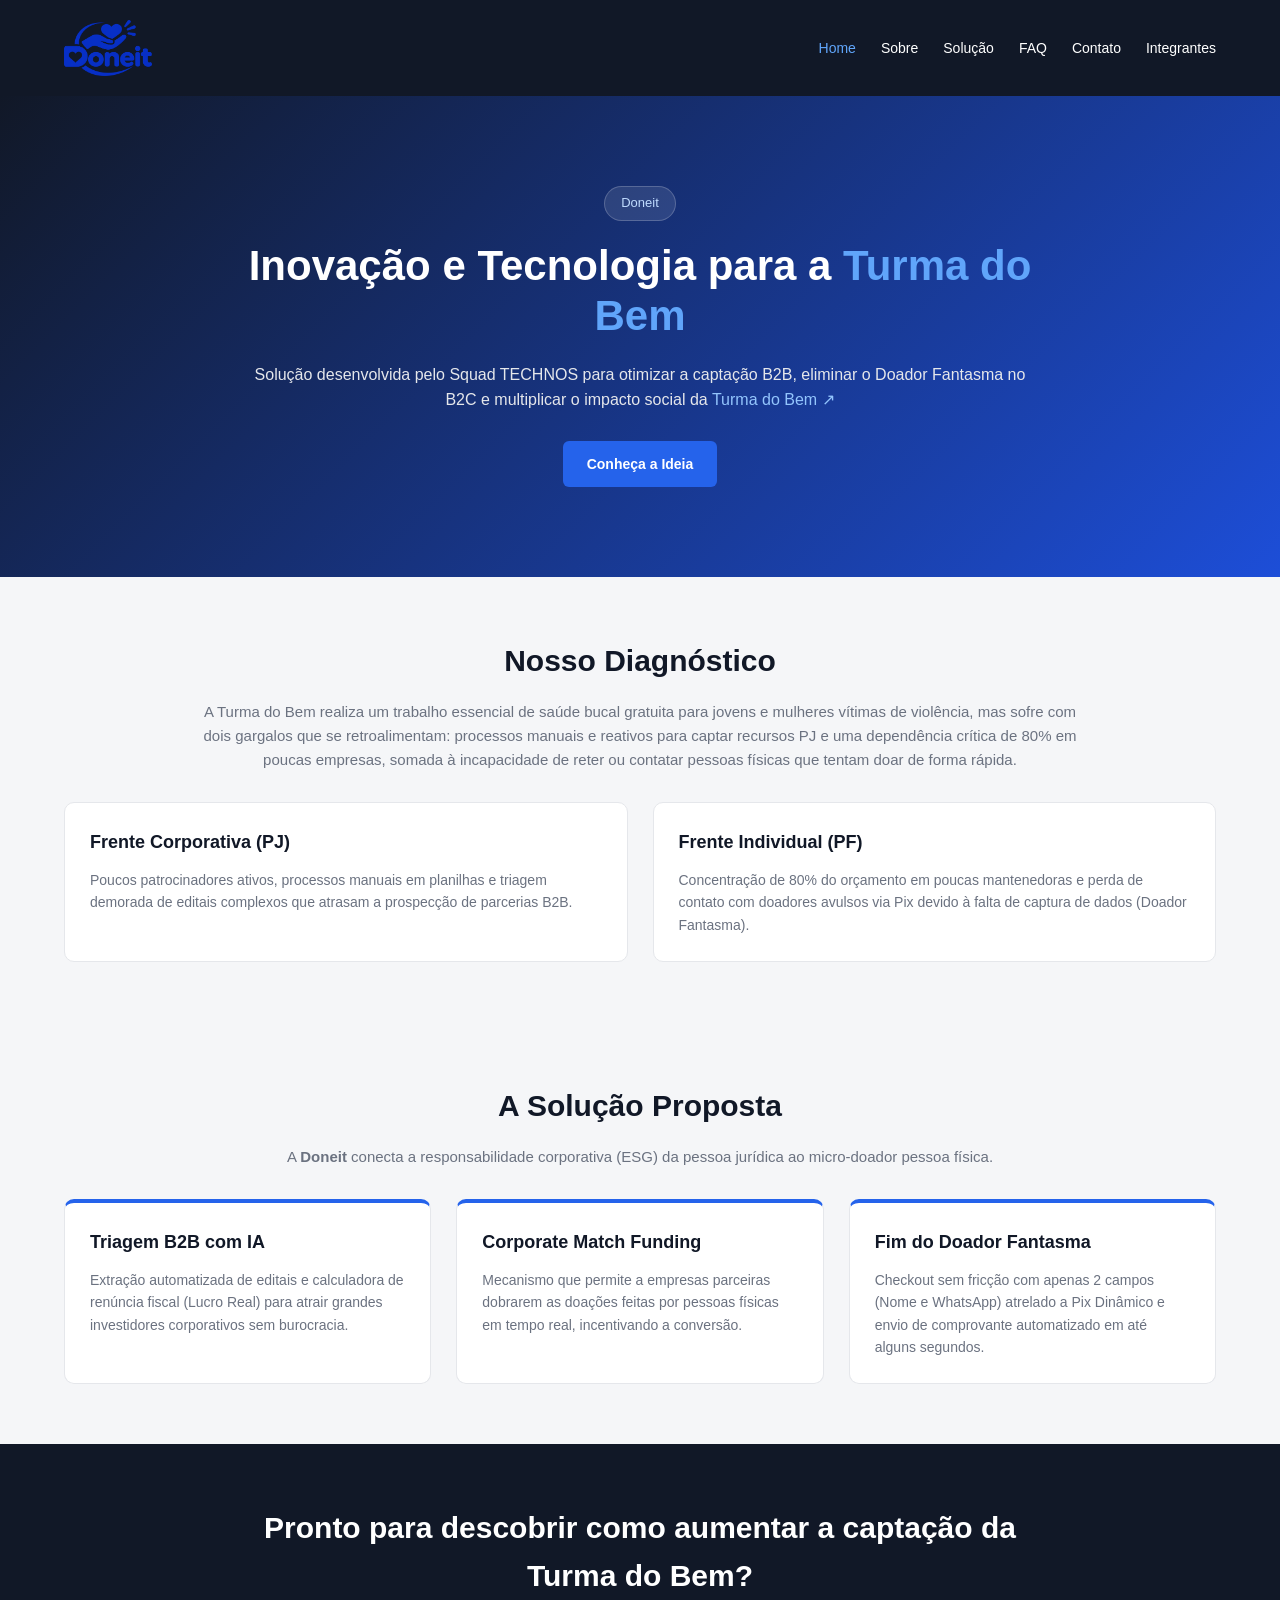
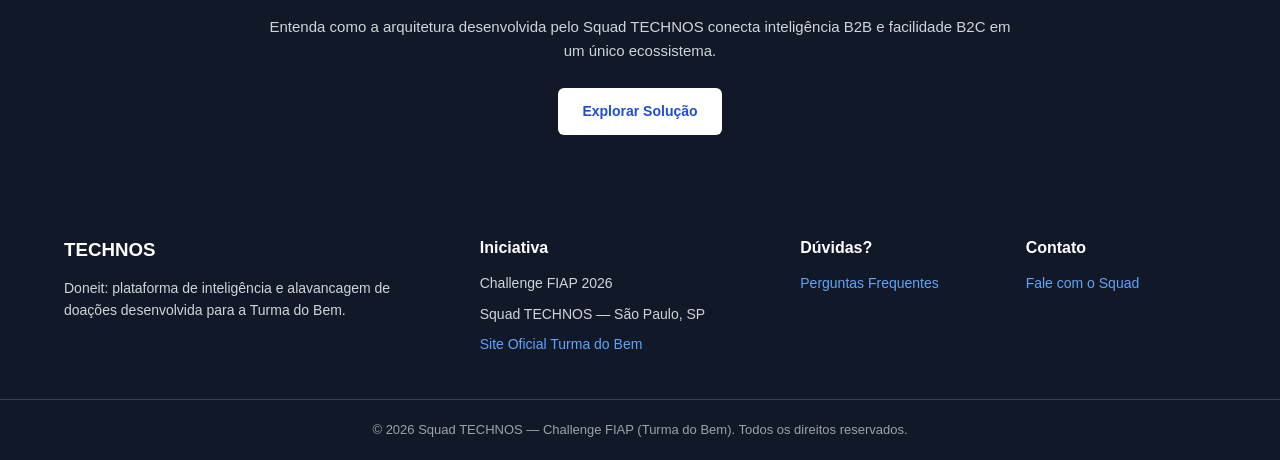
<file: index.html>
<!DOCTYPE html>

<html lang="pt-BR">

<head>

  <meta charset="UTF-8">
  <meta name="viewport" content="width=device-width, initial-scale=1.0">

  <title>Doneit</title>

  <link rel="stylesheet" href="css/style.css">
  <link rel="stylesheet" href="css/responsivo.css">

</head>

<body>

  <!-- HEADER / NAVEGAÇÃO  -->

  <header class="header">

    <div class="container header-container">
      <div class="logo">
        <a href="index.html"><img src="./images/doneit_logo_nav.png" alt="Doneit - página inicial"></a>
      </div>
      <button class="menu-toggle" type="button" aria-label="Abrir menu" aria-expanded="false"
        aria-controls="menu-principal"><span></span><span></span><span></span></button>
      <nav class="nav-menu" id="menu-principal">
        <ul>
          <li><a href="index.html" class="active">Home</a></li>
          <li><a href="paginas/sobre.html">Sobre</a></li>
          <li><a href="paginas/solucao/doar.html">Solução</a></li>
          <li><a href="paginas/faq.html">FAQ</a></li>
          <li><a href="paginas/contato.html">Contato</a></li>
          <li><a href="paginas/integrantes.html">Integrantes</a></li>
        </ul>
      </nav>
    </div>

  </header>



  <!-- HOME -->

  <section class="hero">

    <div class="container hero-container">
      <span class="badge-solucao">Doneit</span>
      <h1 class="hero-title">Inovação e Tecnologia para a <span>Turma do Bem</span></h1>
      <p class="hero-description">
        Solução desenvolvida pelo Squad TECHNOS para otimizar a captação B2B, eliminar o Doador Fantasma no B2C e
        multiplicar o impacto social da <a href="https://turmadobem.org.br/" target="_blank" rel="noopener noreferrer"
          class="link-externo" title="Clique para acessar o site oficial da Turma do Bem">Turma do Bem ↗</a>
      </p>
      <a href="paginas/sobre.html" class="btn btn-primary">Conheça a Ideia</a>
    </div>

  </section>

  <!-- DIAGNÓSTICO E GARGALOS DA TURMA DO BEM -->

  <section class="section problema">

    <div class="container">
      <h2 class="section-title">Nosso Diagnóstico</h2>

      <p class="section-subtitle">
        A Turma do Bem realiza um trabalho essencial de saúde bucal gratuita para jovens e mulheres vítimas de
        violência, mas sofre com dois gargalos que se retroalimentam: processos manuais e reativos para captar recursos
        PJ e uma dependência crítica de 80% em poucas empresas, somada à incapacidade de reter ou contatar pessoas
        físicas que tentam doar de forma rápida.
      </p>

      <div class="grid-2">
        <div class="card">
          <h3>Frente Corporativa (PJ)</h3>
          <p>Poucos patrocinadores ativos, processos manuais em planilhas e triagem demorada de editais complexos que
            atrasam a prospecção de parcerias B2B.</p>
        </div>
        <div class="card">
          <h3>Frente Individual (PF)</h3>
          <p>Concentração de 80% do orçamento em poucas mantenedoras e perda de contato com doadores avulsos via Pix
            devido à falta de captura de dados (Doador Fantasma).</p>
        </div>
      </div>
    </div>

  </section>

  <!-- SOLUÇÃO -->

  <section class="section proposta">

    <div class="container">
      <h2 class="section-title">A Solução Proposta</h2>

      <p class="section-subtitle">
        A <strong>Doneit</strong> conecta a responsabilidade corporativa (ESG) da pessoa jurídica ao
        micro-doador pessoa física.
      </p>

      <div class="grid-3">
        <div class="card card-highlight">
          <h3>Triagem B2B com IA</h3>
          <p>Extração automatizada de editais e calculadora de renúncia fiscal (Lucro Real) para atrair grandes
            investidores corporativos sem burocracia.</p>
        </div>
        <div class="card card-highlight">
          <h3>Corporate Match Funding</h3>
          <p>Mecanismo que permite a empresas parceiras dobrarem as doações feitas por pessoas físicas em tempo real,
            incentivando a conversão.</p>
        </div>
        <div class="card card-highlight">
          <h3>Fim do Doador Fantasma</h3>
          <p>Checkout sem fricção com apenas 2 campos (Nome e WhatsApp) atrelado a Pix Dinâmico e envio de comprovante
            automatizado em até alguns segundos.</p>
        </div>
      </div>
    </div>

  </section>

  <!-- SOLUÇÃO + CTA -->

  <section class="section destaque">

    <div class="container destaque-container">
      <h2>Pronto para descobrir como aumentar a captação da Turma do Bem?</h2>
      <p>Entenda como a arquitetura desenvolvida pelo Squad TECHNOS conecta inteligência B2B e facilidade B2C em um
        único ecossistema.</p>
      <a href="paginas/solucao/doar.html" class="btn btn-secondary">Explorar Solução</a>
    </div>

  </section>

  <!-- FOOTER -->

  <footer>

    <div class="container footer-grid">
      <div class="footer-col">
        <h3 class="footer-logo">TECHNOS</h3>
        <p class="footer-text">
          Doneit: plataforma de inteligência e alavancagem de doações desenvolvida para a Turma do Bem.
        </p>
      </div>

      <div class="footer-col">
        <h4 class="footer-heading">Iniciativa</h4>
        <p class="footer-text">Challenge FIAP 2026</p>
        <p class="footer-text">Squad TECHNOS — São Paulo, SP</p>
        <p class="footer-text"><a href="https://turmadobem.org.br/" target="_blank" rel="noopener noreferrer">Site
            Oficial Turma do Bem</a></p>
      </div>

      <div class="footer-col">
        <h4 class="footer-heading">Dúvidas?</h4>
        <p class="footer-text"><a href="paginas/faq.html">Perguntas Frequentes</a></p>
      </div>

      <div class="footer-col">
        <h4 class="footer-heading">Contato</h4>
        <p class="footer-text"><a href="paginas/contato.html">Fale com o Squad</a></p>
      </div>

    </div>

    <div class="footer-bottom">
      <div class="container">
        <p>&copy; 2026 Squad TECHNOS — Challenge FIAP (Turma do Bem). Todos os direitos reservados.</p>
      </div>
    </div>

  </footer>

  <script src="js/main.js"></script>
</body>

</html>
</file>
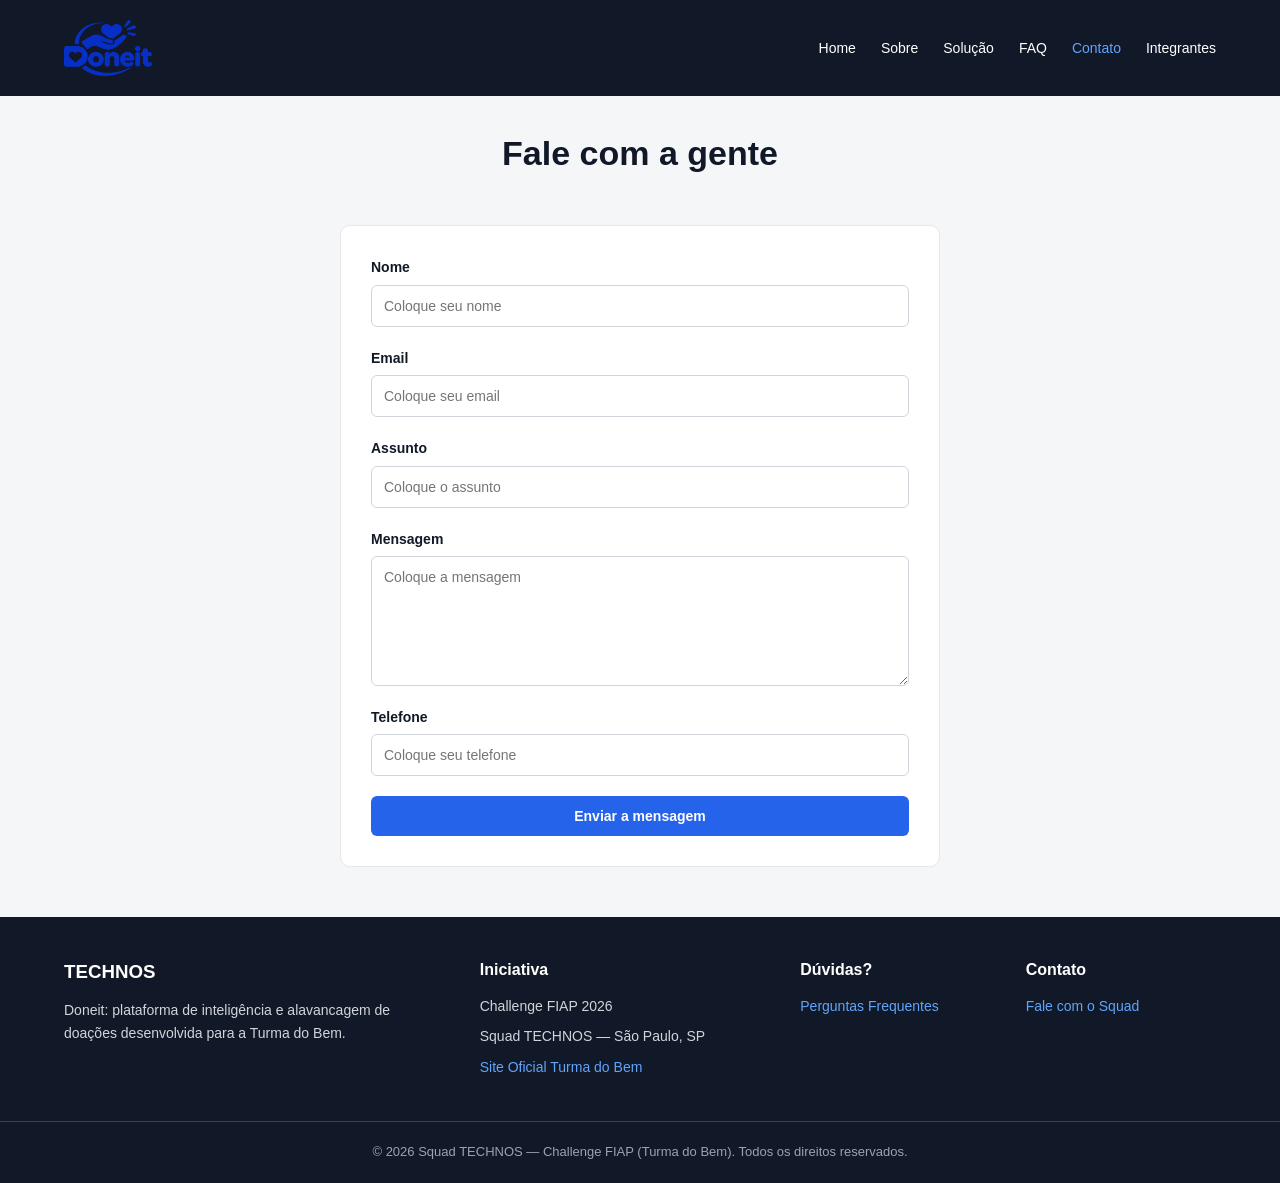
<file: paginas/contato.html>
<!doctype html>

<html lang="pt-BR">

<head>
    <meta charset="UTF-8" />

    <meta name="viewport" content="width=device-width, initial-scale=1.0" />

    <title>Doneit</title>
    <link rel="icon" href="../images/doneit_logo_nav.png" type="image/jpeg">



    <link rel="stylesheet" href="../css/style.css" />
    <link rel="stylesheet" href="../css/contato.css">


    <link rel="icon" href="../images/icon technos.jpeg" type="image/jpeg" />


    <link rel="stylesheet" href="../css/responsivo.css">
    <link rel="stylesheet" href="../css/nav.css">
</head>

<body>


    <header class="header">
        <div class="container header-container">
            <div class="logo">
                <a href="../index.html"><img src="../images/doneit_logo_nav.png" alt="Doneit - página inicial"></a>
            </div>
            <button class="menu-toggle" type="button" aria-label="Abrir menu" aria-expanded="false"
                aria-controls="menu-principal"><span></span><span></span><span></span></button>
            <nav class="nav-menu" id="menu-principal">
                <ul>
                    <li><a href="../index.html">Home</a></li>
                    <li><a href="../paginas/sobre.html">Sobre</a></li>
                    <li><a href="../paginas/solucao/doar.html">Solução</a></li>
                    <li><a href="../paginas/faq.html">FAQ</a></li>
                    <li><a href="../paginas/contato.html" class="active">Contato</a></li>
                    <li><a href="../paginas/integrantes.html">Integrantes</a></li>
                </ul>
            </nav>
        </div>
    </header>



    <main>
        <h1 class="titulo-pagina">Fale com a gente</h1>

        <form id="form-contato" action="" novalidate>

            <label for="nome">Nome</label>
            <input id="nome" name="nome" type="text" placeholder="Coloque seu nome">

            <label for="email">Email</label>
            <input id="email" name="email" type="email" placeholder="Coloque seu email">

            <label for="assunto">Assunto</label>
            <input type="text" name="assunto" id="assunto" placeholder="Coloque o assunto">

            <label for="mensagem">Mensagem</label>
            <textarea name="mensagem" id="mensagem" placeholder="Coloque a mensagem"></textarea>

            <label for="telefone">Telefone</label>
            <input type="tel" name="telefone" id="telefone" placeholder="Coloque seu telefone ">

            <button type="submit">Enviar a mensagem</button>


        </form>
    </main>


    <footer>
        <div class="container footer-grid">
            <div class="footer-col">
                <h3 class="footer-logo">TECHNOS</h3>
                <p class="footer-text">
                    Doneit: plataforma de inteligência e alavancagem de doações
                    desenvolvida para a Turma do Bem.
                </p>
            </div>

            <div class="footer-col">
                <h4 class="footer-heading">Iniciativa</h4>
                <p class="footer-text">Challenge FIAP 2026</p>
                <p class="footer-text">Squad TECHNOS — São Paulo, SP</p>
                <p class="footer-text">
                    <a href="https://turmadobem.org.br/" target="_blank" rel="noopener noreferrer">Site Oficial Turma do
                        Bem</a>
                </p>
            </div>

            <div class="footer-col">
                <h4 class="footer-heading">Dúvidas?</h4>
                <p class="footer-text">
                    <a href="../paginas/faq.html">Perguntas Frequentes</a>
                </p>
            </div>

            <div class="footer-col">
                <h4 class="footer-heading">Contato</h4>
                <p class="footer-text">
                    <a href="../paginas/contato.html">Fale com o Squad</a>
                </p>
            </div>
        </div>

        <div class="footer-bottom">
            <div class="container">
                <p>
                    &copy; 2026 Squad TECHNOS — Challenge FIAP (Turma do Bem). Todos os
                    direitos reservados.
                </p>
            </div>
        </div>
    </footer>

    <script src="../js/main.js"></script>
</body>

</html>
</file>
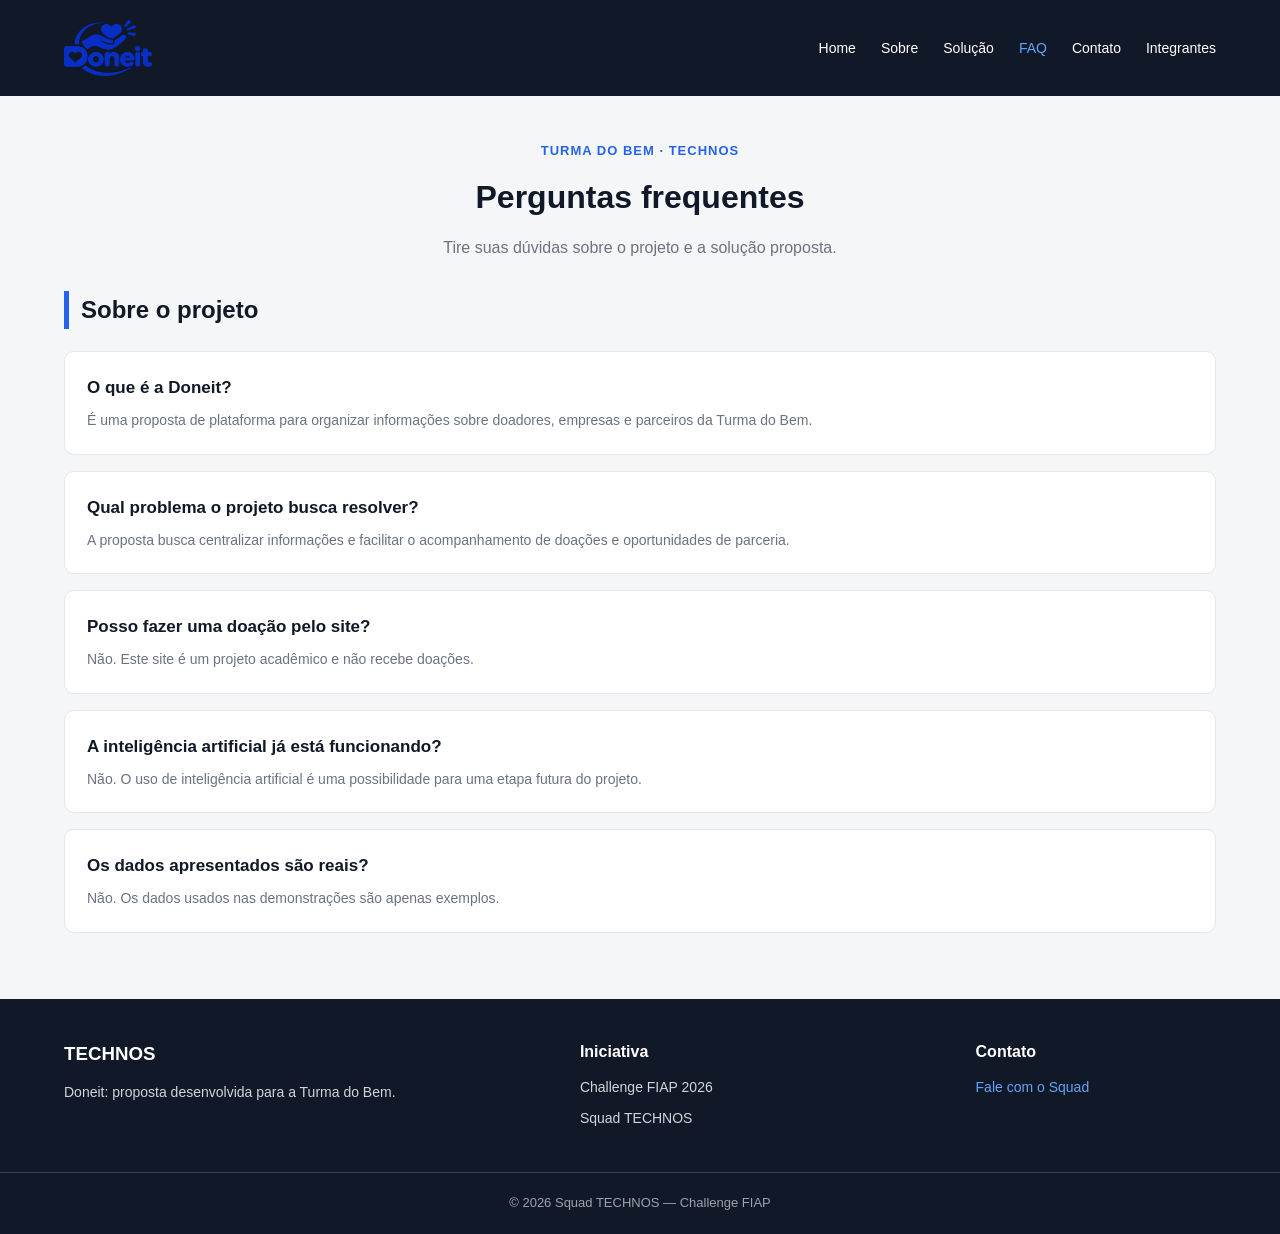
<file: paginas/faq.html>
<!doctype html>
<html lang="pt-BR">

<head>
    <meta charset="UTF-8">
    <meta name="viewport" content="width=device-width, initial-scale=1.0">
    <title>Doneit</title>
    <link rel="icon" href="../images/doneit_logo_nav.png" type="image/jpeg">

    <link rel="stylesheet" href="../css/style.css">
    <link rel="stylesheet" href="../css/faq.css">
    <link rel="stylesheet" href="../css/responsivo.css">
    <link rel="stylesheet" href="../css/nav.css">
</head>

<body>

    <header class="header">
        <div class="container header-container">
            <div class="logo">
                <a href="../index.html"><img src="../images/doneit_logo_nav.png" alt="Doneit - página inicial"></a>
            </div>

            <button class="menu-toggle" type="button" aria-label="Abrir menu" aria-expanded="false"
                aria-controls="menu-principal">
                <span></span><span></span><span></span>
            </button>

            <nav class="nav-menu" id="menu-principal">
                <ul>
                    <li><a href="../index.html">Home</a></li>
                    <li><a href="../paginas/sobre.html">Sobre</a></li>
                    <li><a href="../paginas/solucao/doar.html">Solução</a></li>
                    <li><a href="../paginas/faq.html" class="active">FAQ</a></li>
                    <li><a href="../paginas/contato.html">Contato</a></li>
                    <li><a href="../paginas/integrantes.html">Integrantes</a></li>
                </ul>
            </nav>
        </div>
    </header>

    <main>
        <section class="faq-intro">
            <div class="container">
                <p class="faq-label">TURMA DO BEM · TECHNOS</p>
                <h1>Perguntas frequentes</h1>
                <p class="faq-subtitle">
                    Tire suas dúvidas sobre o projeto e a solução proposta.
                </p>
            </div>
        </section>

        <section class="faq-section">
            <div class="container">
                <h2>Sobre o projeto</h2>

                <div class="faq-card">
                    <h3>O que é a Doneit?</h3>
                    <p>
                        É uma proposta de plataforma para organizar informações
                        sobre doadores, empresas e parceiros da Turma do Bem.
                    </p>
                </div>

                <div class="faq-card">
                    <h3>Qual problema o projeto busca resolver?</h3>
                    <p>
                        A proposta busca centralizar informações e facilitar o
                        acompanhamento de doações e oportunidades de parceria.
                    </p>
                </div>

                <div class="faq-card">
                    <h3>Posso fazer uma doação pelo site?</h3>
                    <p>
                        Não. Este site é um projeto acadêmico e não recebe doações.
                    </p>
                </div>

                <div class="faq-card">
                    <h3>A inteligência artificial já está funcionando?</h3>
                    <p>
                        Não. O uso de inteligência artificial é uma possibilidade
                        para uma etapa futura do projeto.
                    </p>
                </div>

                <div class="faq-card">
                    <h3>Os dados apresentados são reais?</h3>
                    <p>
                        Não. Os dados usados nas demonstrações são apenas exemplos.
                    </p>
                </div>
            </div>
        </section>
    </main>

    <footer>
        <div class="container footer-grid">
            <div class="footer-col">
                <h3 class="footer-logo">TECHNOS</h3>
                <p class="footer-text">
                    Doneit: proposta desenvolvida para a Turma do Bem.
                </p>
            </div>

            <div class="footer-col">
                <h4 class="footer-heading">Iniciativa</h4>
                <p class="footer-text">Challenge FIAP 2026</p>
                <p class="footer-text">Squad TECHNOS</p>
            </div>

            <div class="footer-col">
                <h4 class="footer-heading">Contato</h4>
                <p class="footer-text">
                    <a href="contato.html">Fale com o Squad</a>
                </p>
            </div>
        </div>

        <div class="footer-bottom">
            <div class="container">
                <p>&copy; 2026 Squad TECHNOS — Challenge FIAP</p>
            </div>
        </div>
    </footer>

    <script src="../js/main.js"></script>
</body>

</html>
</file>
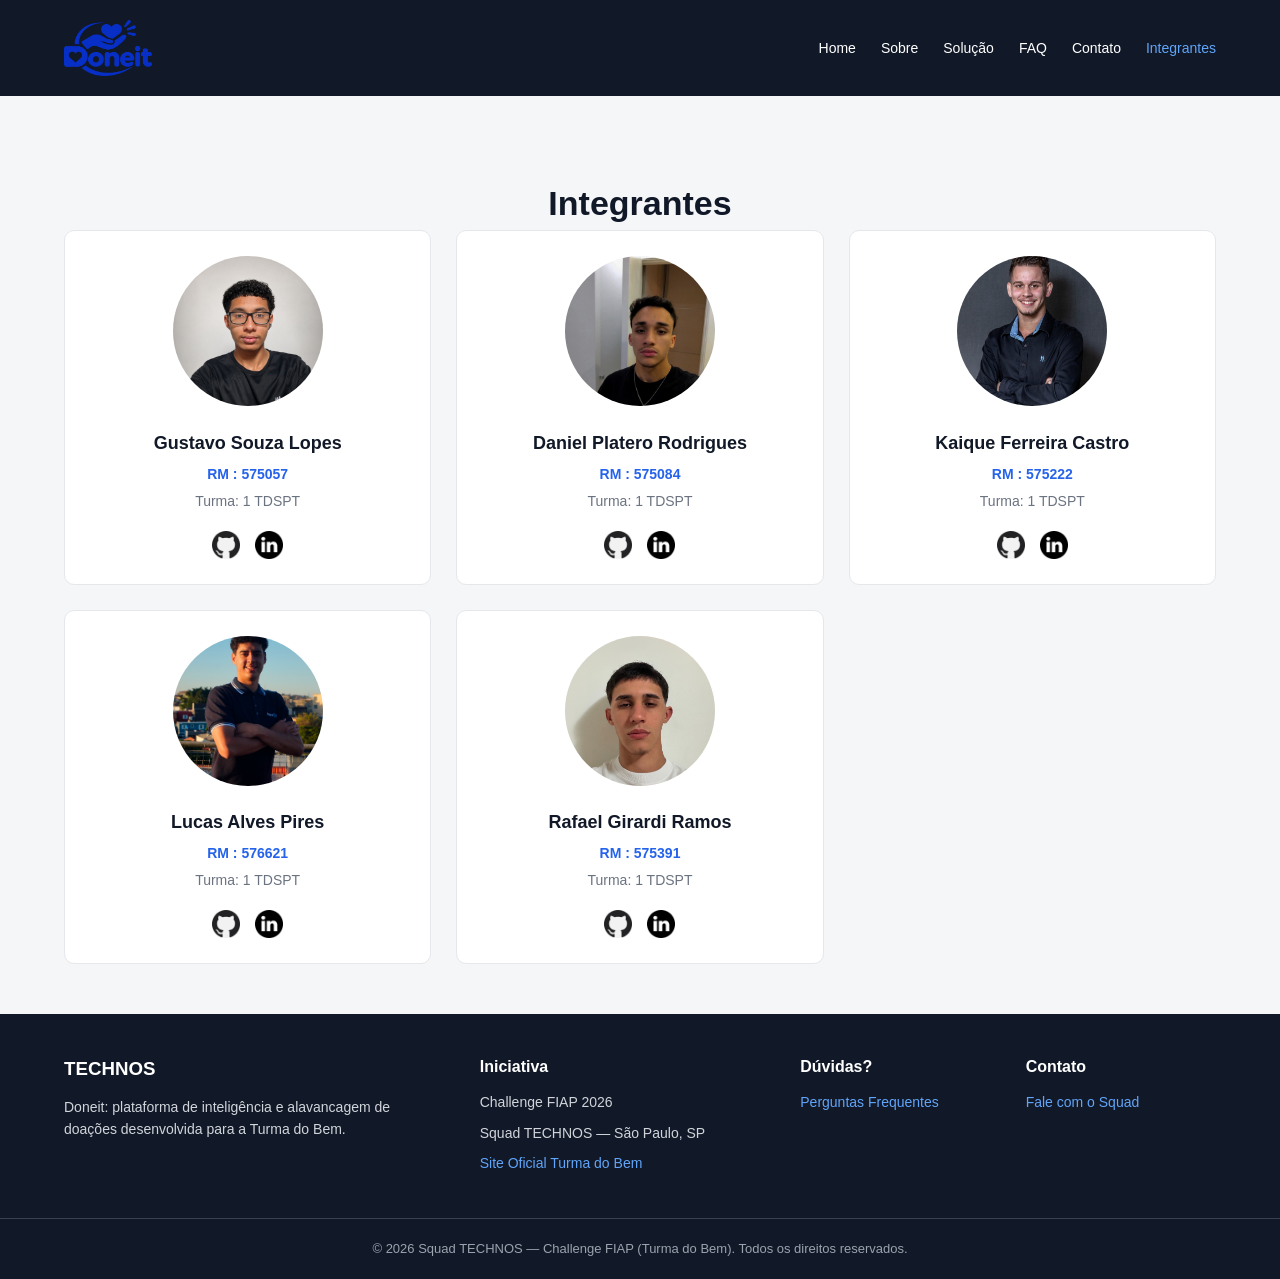
<file: paginas/integrantes.html>
<!doctype html>

<html lang="pt-BR">

<head>
  <meta charset="UTF-8" />

  <meta name="viewport" content="width=device-width, initial-scale=1.0" />

  <title>Doneit</title>
  <link rel="icon" href="../images/doneit_logo_nav.png" type="image/jpeg">


  <link rel="icon" href="../images/icon technos.jpeg" type="image/jpeg" />
  <link rel="stylesheet" href="../css/style.css" />
  <link rel="stylesheet" href="../css/integrantes.css">
  <link rel="stylesheet" href="../css/responsivo.css">
  <link rel="stylesheet" href="../css/nav.css">
</head>

<!-- HEADER / NAVEGAÇÃO  -->

<body>

  <header class="header">
    <div class="container header-container">
      <div class="logo">
        <a href="../index.html"><img src="../images/doneit_logo_nav.png" alt="Doneit - página inicial"></a>
      </div>

      <button class="menu-toggle" type="button" aria-label="Abrir menu" aria-expanded="false"
        aria-controls="menu-principal">
        <span></span><span></span><span></span>
      </button>

      <nav class="nav-menu" id="menu-principal">
        <ul>
          <li><a href="../index.html">Home</a></li>
          <li><a href="../paginas/sobre.html">Sobre</a></li>
          <li><a href="../paginas/solucao/doar.html">Solução</a></li>
          <li><a href="../paginas/faq.html">FAQ</a></li>
          <li><a href="../paginas/contato.html">Contato</a></li>
          <li><a href="../paginas/integrantes.html" class="active">Integrantes</a></li>
        </ul>
      </nav>
    </div>
  </header>


  <main>
    <h1 class="titulo-pagina">Integrantes</h1>
    <section>
      <div class="integrantes">
        <!-- INTEGRANTE 1  -->

        <div class="card-integrante">
          <!-- Foto do integrante  -->
          <img src="../images/integrantes/gustavo.png" alt="" />

          <h2>Gustavo Souza Lopes</h2>
          <h3>RM : 575057</h3>
          <p>Turma: 1 TDSPT</p>

          <div class="redes">
            <a href="https://github.com/GustaLopess">
              <img src="../images/githubimg.png" alt="" />
            </a>

            <a href="https://www.linkedin.com/in/gustavo-souza-lopes">
              <img src="../images/linkedinimg.png" alt="" />
            </a>
          </div>
        </div>

        <!-- INTEGRANTE 2  -->

        <div class="card-integrante">
          <img src="../images/integrantes/daniel.jpg" alt="" />

          <h2>Daniel Platero Rodrigues</h2>
          <h3>RM : 575084</h3>
          <p>Turma: 1 TDSPT</p>

          <div class="redes">
            <a href="https://github.com/Platero1310">
              <img src="../images/githubimg.png" alt="" />
            </a>

            <a href="https://www.linkedin.com/in/daniel-rodrigues-406927414">
              <img src="../images/linkedinimg.png" alt="" />
            </a>
          </div>
        </div>

        <!-- INTEGRANTE 3 -->

        <div class="card-integrante">
          <img src="../images/integrantes/kaique.jpg" alt="" />

          <h2>Kaique Ferreira Castro </h2>
          <h3>RM : 575222</h3>
          <p>Turma: 1 TDSPT</p>

          <div class="redes">
            <a href="https://github.com/kaiqueznx7">
              <img src="../images/githubimg.png" alt="" />
            </a>

            <a href="https://www.linkedin.com/in/kaiquefcastro">
              <img src="../images/linkedinimg.png" alt="" />
            </a>
          </div>
        </div>

        <!-- INTEGRANTE 4 -->
        <div class="card-integrante">
          <img src="../images/integrantes/lucas.jpg" alt="" />

          <h2>Lucas Alves Pires</h2>
          <h3>RM : 576621</h3>
          <p>Turma: 1 TDSPT</p>

          <div class="redes">
            <a href="https://github.com/lucaspires31">
              <img src="../images/githubimg.png" alt="" />
            </a>

            <a href="https://www.linkedin.com/in/lucaspires31">
              <img src="../images/linkedinimg.png" alt="" />
            </a>
          </div>
        </div>

        <!-- INTEGRANTE 5 -->

        <div class="card-integrante">
          <img src="../images/integrantes/rafael.jpg" alt="" />

          <h2>Rafael Girardi Ramos</h2>
          <h3>RM : 575391</h3>
          <p>Turma: 1 TDSPT</p>

          <div class="redes">
            <a href="https://github.com/Rafaelreifsss">
              <img src="../images/githubimg.png" alt="" />
            </a>

            <a href="https://www.linkedin.com/in/rafael-ramos-99a3b343b">
              <img src="../images/linkedinimg.png" alt="" />
            </a>
          </div>
        </div>
      </div>
    </section>
  </main>

  <!-- FOOTER -->

  <footer>
    <div class="container footer-grid">
      <div class="footer-col">
        <h3 class="footer-logo">TECHNOS</h3>
        <p class="footer-text">
          Doneit: plataforma de inteligência e alavancagem de doações
          desenvolvida para a Turma do Bem.
        </p>
      </div>

      <div class="footer-col">
        <h4 class="footer-heading">Iniciativa</h4>
        <p class="footer-text">Challenge FIAP 2026</p>
        <p class="footer-text">Squad TECHNOS — São Paulo, SP</p>
        <p class="footer-text">
          <a href="https://turmadobem.org.br/" target="_blank" rel="noopener noreferrer">Site Oficial Turma do Bem</a>
        </p>
      </div>

      <div class="footer-col">
        <h4 class="footer-heading">Dúvidas?</h4>
        <p class="footer-text">
          <a href="../paginas/faq.html">Perguntas Frequentes</a>
        </p>
      </div>

      <div class="footer-col">
        <h4 class="footer-heading">Contato</h4>
        <p class="footer-text">
          <a href="../paginas/contato.html">Fale com o Squad</a>
        </p>
      </div>
    </div>

    <div class="footer-bottom">
      <div class="container">
        <p>
          &copy; 2026 Squad TECHNOS — Challenge FIAP (Turma do Bem). Todos os
          direitos reservados.
        </p>
      </div>
    </div>
  </footer>

  <script src="../js/main.js"></script>
</body>

</html>
</file>
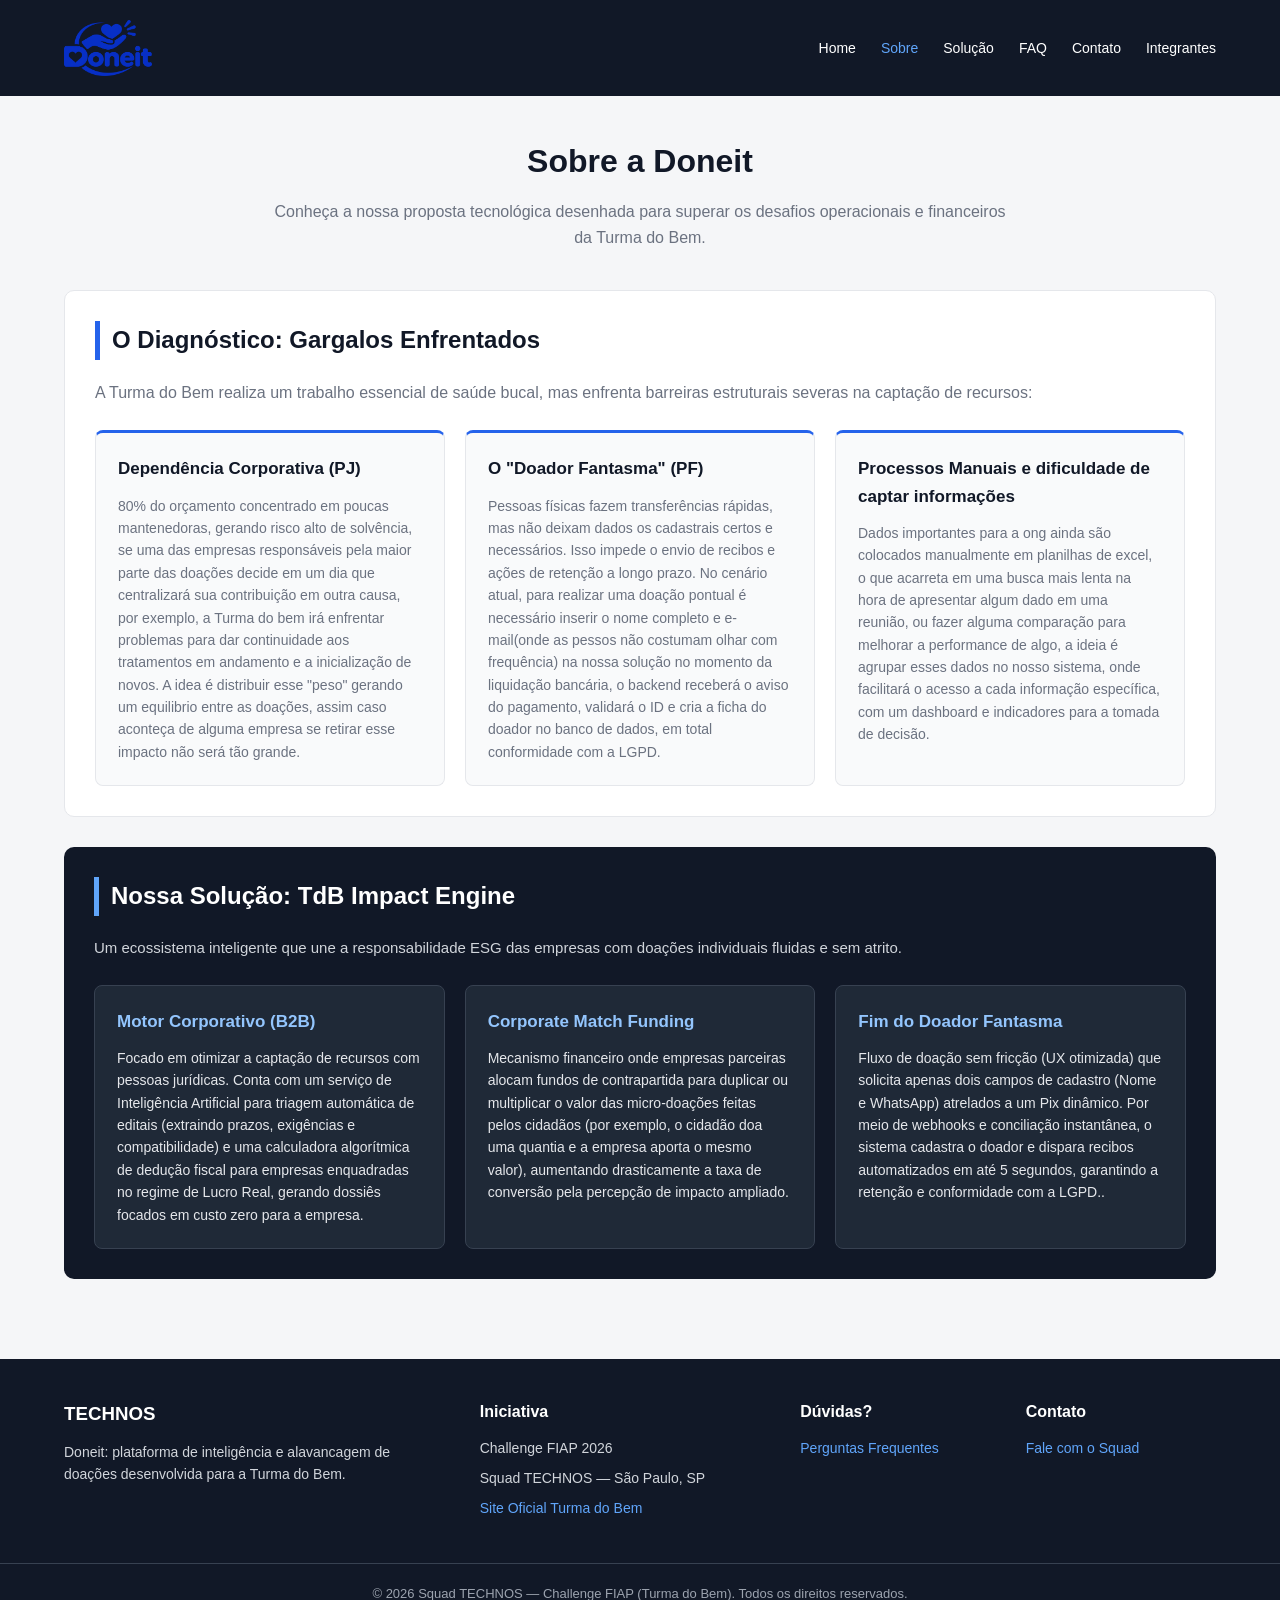
<file: paginas/sobre.html>
<!doctype html>
<html lang="pt-BR">

<head>
  <meta charset="UTF-8" />
  <meta name="viewport" content="width=device-width, initial-scale=1.0" />
  <title>Doneit</title>
  <link rel="icon" href="../images/doneit_logo_nav.png" type="image/jpeg">
  <!-- Importação da tipografia padronizada -->
  <link href="https://fonts.googleapis.com/css2?family=Inter:wght@400;500;600;700&display=swap" rel="stylesheet" />
  <!-- Folha de estilos global do grupo -->
  <link rel="stylesheet" href="../css/sobre.css" />
  <link rel="stylesheet" href="../css/nav.css">
  <link rel="stylesheet" href="../css/responsivo.css">
</head>

<body>
  <header>
    <div class="nav-container">
      <div class="logo">
        <a href="../index.html"><img src="../images/doneit_logo_nav.png" alt="Doneit - página inicial"></a>
      </div>

      <button class="menu-toggle" type="button" aria-label="Abrir menu" aria-expanded="false"
        aria-controls="menu-principal"><span></span><span></span><span></span></button>
      <nav class="nav-menu" id="menu-principal">
        <ul>
          <li><a href="../index.html">Home</a></li>
          <li><a href="../paginas/sobre.html" class="active">Sobre</a></li>
          <li><a href="../paginas/solucao/doar.html">Solução</a></li>
          <li><a href="../paginas/faq.html">FAQ</a></li>
          <li><a href="../paginas/contato.html">Contato</a></li>
          <li><a href="../paginas/integrantes.html">Integrantes</a></li>
        </ul>
      </nav>
    </div>
  </header>

  <main>
    <section class="sobre-hero">
      <h1>Sobre a Doneit</h1>
      <p>
        Conheça a nossa proposta tecnológica desenhada para superar os
        desafios operacionais e financeiros da Turma do Bem.
      </p>
    </section>

    <section class="bloco-conteudo">
      <h2>O Diagnóstico: Gargalos Enfrentados</h2>
      <p>
        A Turma do Bem realiza um trabalho essencial de saúde bucal, mas
        enfrenta barreiras estruturais severas na captação de recursos:
      </p>

      <div class="grid-artigos">
        <article class="card-artigo">
          <h3>Dependência Corporativa (PJ)</h3>
          <p>
            80% do orçamento concentrado em poucas mantenedoras, gerando risco
            alto de solvência, se uma das empresas responsáveis pela maior
            parte das doações decide em um dia que centralizará sua
            contribuição em outra causa, por exemplo, a Turma do bem irá
            enfrentar problemas para dar continuidade aos tratamentos em
            andamento e a inicialização de novos. A idea é distribuir esse
            "peso" gerando um equilibrio entre as doações, assim caso aconteça
            de alguma empresa se retirar esse impacto não será tão grande.
          </p>
        </article>

        <article class="card-artigo">
          <h3>O "Doador Fantasma" (PF)</h3>
          <p>
            Pessoas físicas fazem transferências rápidas, mas não deixam dados
            os cadastrais certos e necessários. Isso impede o envio de recibos
            e ações de retenção a longo prazo. No cenário atual, para realizar
            uma doação pontual é necessário inserir o nome completo e
            e-mail(onde as pessos não costumam olhar com frequência) na nossa
            solução no momento da liquidação bancária, o backend receberá o
            aviso do pagamento, validará o ID e cria a ficha do doador no
            banco de dados, em total conformidade com a LGPD.
          </p>
        </article>

        <article class="card-artigo">
          <h3>Processos Manuais e dificuldade de captar informações</h3>
          <p>
            Dados importantes para a ong ainda são colocados manualmente em
            planilhas de excel, o que acarreta em uma busca mais lenta na hora
            de apresentar algum dado em uma reunião, ou fazer alguma
            comparação para melhorar a performance de algo, a ideia é agrupar
            esses dados no nosso sistema, onde facilitará o acesso a cada
            informação específica, com um dashboard e indicadores para a
            tomada de decisão.
          </p>
        </article>
      </div>
    </section>

    <section class="solucao-destaque">
      <h2>Nossa Solução: TdB Impact Engine</h2>
      <p>
        Um ecossistema inteligente que une a responsabilidade ESG das empresas
        com doações individuais fluidas e sem atrito.
      </p>

      <div class="pilares-grid">
        <article class="pilar-item">
          <h3>Motor Corporativo (B2B)</h3>
          <p>
            Focado em otimizar a captação de recursos com pessoas jurídicas.
            Conta com um serviço de Inteligência Artificial para triagem
            automática de editais (extraindo prazos, exigências e
            compatibilidade) e uma calculadora algorítmica de dedução fiscal
            para empresas enquadradas no regime de Lucro Real, gerando dossiês
            focados em custo zero para a empresa.
          </p>
        </article>

        <article class="pilar-item">
          <h3>Corporate Match Funding</h3>
          <p>
            Mecanismo financeiro onde empresas parceiras alocam fundos de
            contrapartida para duplicar ou multiplicar o valor das
            micro-doações feitas pelos cidadãos (por exemplo, o cidadão doa
            uma quantia e a empresa aporta o mesmo valor), aumentando
            drasticamente a taxa de conversão pela percepção de impacto
            ampliado.
          </p>
        </article>

        <article class="pilar-item">
          <h3>Fim do Doador Fantasma</h3>
          <p>
            Fluxo de doação sem fricção (UX otimizada) que solicita apenas
            dois campos de cadastro (Nome e WhatsApp) atrelados a um Pix
            dinâmico. Por meio de webhooks e conciliação instantânea, o
            sistema cadastra o doador e dispara recibos automatizados em até 5
            segundos, garantindo a retenção e conformidade com a LGPD..
          </p>
        </article>
      </div>
    </section>
  </main>

  <footer>
    <div class="container footer-grid">
      <div class="footer-col">
        <h3 class="footer-logo">TECHNOS</h3>
        <p class="footer-text">
          Doneit: plataforma de inteligência e alavancagem de doações
          desenvolvida para a Turma do Bem.
        </p>
      </div>

      <div class="footer-col">
        <h4 class="footer-heading">Iniciativa</h4>
        <p class="footer-text">Challenge FIAP 2026</p>
        <p class="footer-text">Squad TECHNOS — São Paulo, SP</p>
        <p class="footer-text">
          <a href="https://turmadobem.org.br/" target="_blank" rel="noopener noreferrer">Site Oficial Turma do
            Bem</a>
        </p>
      </div>

      <div class="footer-col">
        <h4 class="footer-heading">Dúvidas?</h4>
        <p class="footer-text">
          <a href="../paginas/faq.html">Perguntas Frequentes</a>
        </p>
      </div>

      <div class="footer-col">
        <h4 class="footer-heading">Contato</h4>
        <p class="footer-text">
          <a href="../paginas/contato.html">Fale com o Squad</a>
        </p>
      </div>
    </div>

    <div class="footer-bottom">
      <div class="container">
        <p>
          &copy; 2026 Squad TECHNOS — Challenge FIAP (Turma do Bem). Todos os
          direitos reservados.
        </p>
      </div>
    </div>
  </footer>
  <script src="../js/main.js"></script>
</body>

</html>
</file>
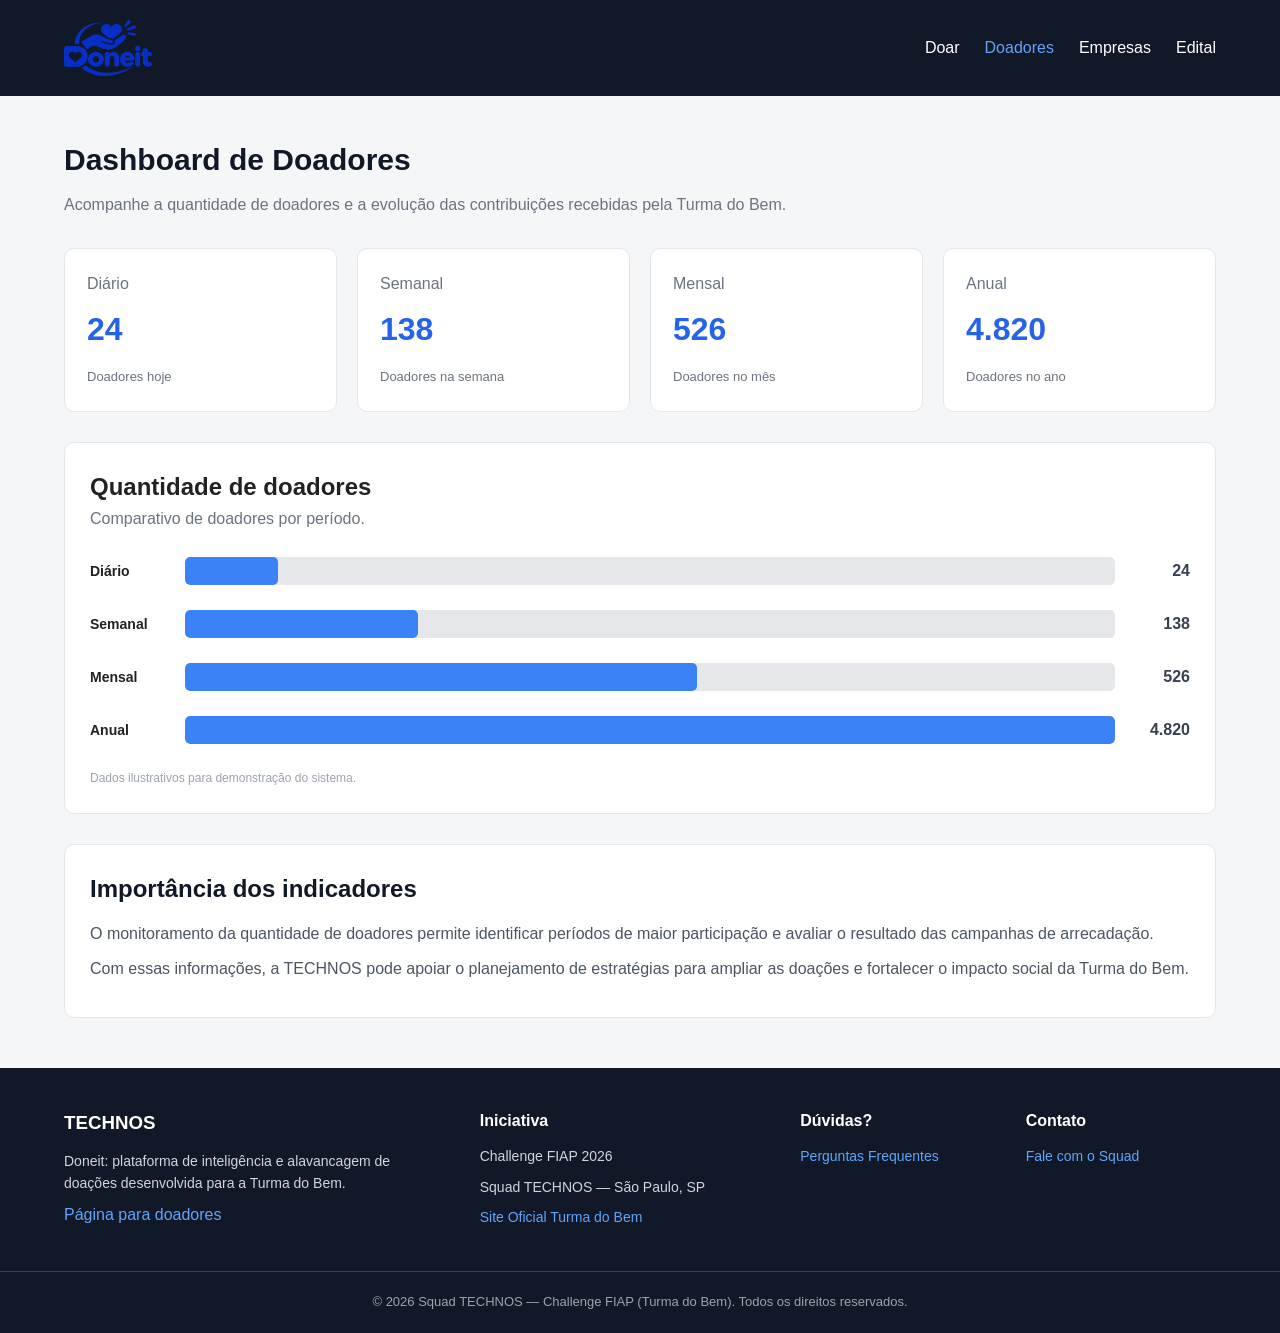
<file: paginas/solucao/doadores.html>
<!DOCTYPE html>
<html lang="pt-BR">

<head>
    <meta charset="UTF-8">
    <meta name="viewport" content="width=device-width, initial-scale=1.0">
    <title>Doneit</title>
    <link rel="icon" href="../../images/doneit_logo.png" type="image/jpeg">
    <link rel="stylesheet" href="../../css/doadores.css">
    <link rel="stylesheet" href="../../css/responsivo.css">
    <link rel="stylesheet" href="../../css/nav.css">
</head>

<body>

    <header>
        <div class="container header-container">
            <div class="logo">
                <a href="../../index.html"><img src="../../images/doneit_logo_nav.png"
                        alt="Doneit - página inicial"></a>
            </div>

            <button class="menu-toggle" type="button" aria-label="Abrir menu" aria-expanded="false"
                aria-controls="menu-principal"><span></span><span></span><span></span></button>

            <nav class="nav-menu" id="menu-principal">
                <ul>
                    <li><a href="./doar.html">Doar</a></li>
                    <li><a href="./doadores.html" class="active">Doadores</a></li>
                    <li><a href="./empresas.html">Empresas</a></li>
                    <li><a href="./edital.html">Edital</a></li>
                </ul>
            </nav>
        </div>
    </header>

    <main class="container">

        <section class="introducao">
            <h1>Dashboard de Doadores</h1>
            <p>
                Acompanhe a quantidade de doadores e a evolução
                das contribuições recebidas pela Turma do Bem.
            </p>
        </section>

        <section class="indicadores">

            <article class="card">
                <h2>Diário</h2>
                <p class="numero">24</p>
                <span>Doadores hoje</span>
            </article>

            <article class="card">
                <h2>Semanal</h2>
                <p class="numero">138</p>
                <span>Doadores na semana</span>
            </article>

            <article class="card">
                <h2>Mensal</h2>
                <p class="numero">526</p>
                <span>Doadores no mês</span>
            </article>

            <article class="card">
                <h2>Anual</h2>
                <p class="numero">4.820</p>
                <span>Doadores no ano</span>
            </article>

        </section>

        <section class="secao-grafico">

            <h2>Quantidade de doadores</h2>
            <p class="descricao">
                Comparativo de doadores por período.
            </p>

            <div class="grafico">

                <div class="linha-grafico">
                    <span class="rotulo">Diário</span>
                    <div class="barra-container">
                        <div class="barra diario"></div>
                    </div>
                    <span class="valor">24</span>
                </div>

                <div class="linha-grafico">
                    <span class="rotulo">Semanal</span>
                    <div class="barra-container">
                        <div class="barra semanal"></div>
                    </div>
                    <span class="valor">138</span>
                </div>

                <div class="linha-grafico">
                    <span class="rotulo">Mensal</span>
                    <div class="barra-container">
                        <div class="barra mensal"></div>
                    </div>
                    <span class="valor">526</span>
                </div>

                <div class="linha-grafico">
                    <span class="rotulo">Anual</span>
                    <div class="barra-container">
                        <div class="barra anual"></div>
                    </div>
                    <span class="valor">4.820</span>
                </div>

            </div>

            <p class="observacao">
                Dados ilustrativos para demonstração do sistema.
            </p>

        </section>

        <section class="informacoes">
            <h2>Importância dos indicadores</h2>

            <p>
                O monitoramento da quantidade de doadores permite
                identificar períodos de maior participação e avaliar
                o resultado das campanhas de arrecadação.
            </p>

            <p>
                Com essas informações, a TECHNOS pode apoiar o
                planejamento de estratégias para ampliar as doações
                e fortalecer o impacto social da Turma do Bem.
            </p>
        </section>

    </main>

    <footer>

        <div class="container footer-grid">

            <div class="footer-col">
                <h3 class="footer-logo">TECHNOS</h3>

                <p class="footer-text">
                    Doneit: plataforma de inteligência e
                    alavancagem de doações desenvolvida para a Turma do Bem.
                </p>

                <a href="./doar.html">Página para doadores</a>
            </div>

            <div class="footer-col">
                <h4 class="footer-heading">Iniciativa</h4>
                <p class="footer-text">Challenge FIAP 2026</p>
                <p class="footer-text">Squad TECHNOS — São Paulo, SP</p>

                <p class="footer-text">
                    <a href="https://turmadobem.org.br/" target="_blank" rel="">
                        Site Oficial Turma do Bem
                    </a>
                </p>
            </div>

            <div class="footer-col">
                <h4 class="footer-heading">Dúvidas?</h4>
                <p class="footer-text">
                    <a href="../faq.html">Perguntas Frequentes</a>
                </p>
            </div>

            <div class="footer-col">
                <h4 class="footer-heading">Contato</h4>
                <p class="footer-text">
                    <a href="../contato.html">Fale com o Squad</a>
                </p>
            </div>

        </div>

        <div class="footer-bottom">
            <div class="container">
                <p>
                    &copy; 2026 Squad TECHNOS — Challenge FIAP
                    (Turma do Bem). Todos os direitos reservados.
                </p>
            </div>
        </div>

    </footer>

    <script src="../../js/main.js"></script>
</body>

</html>
</file>
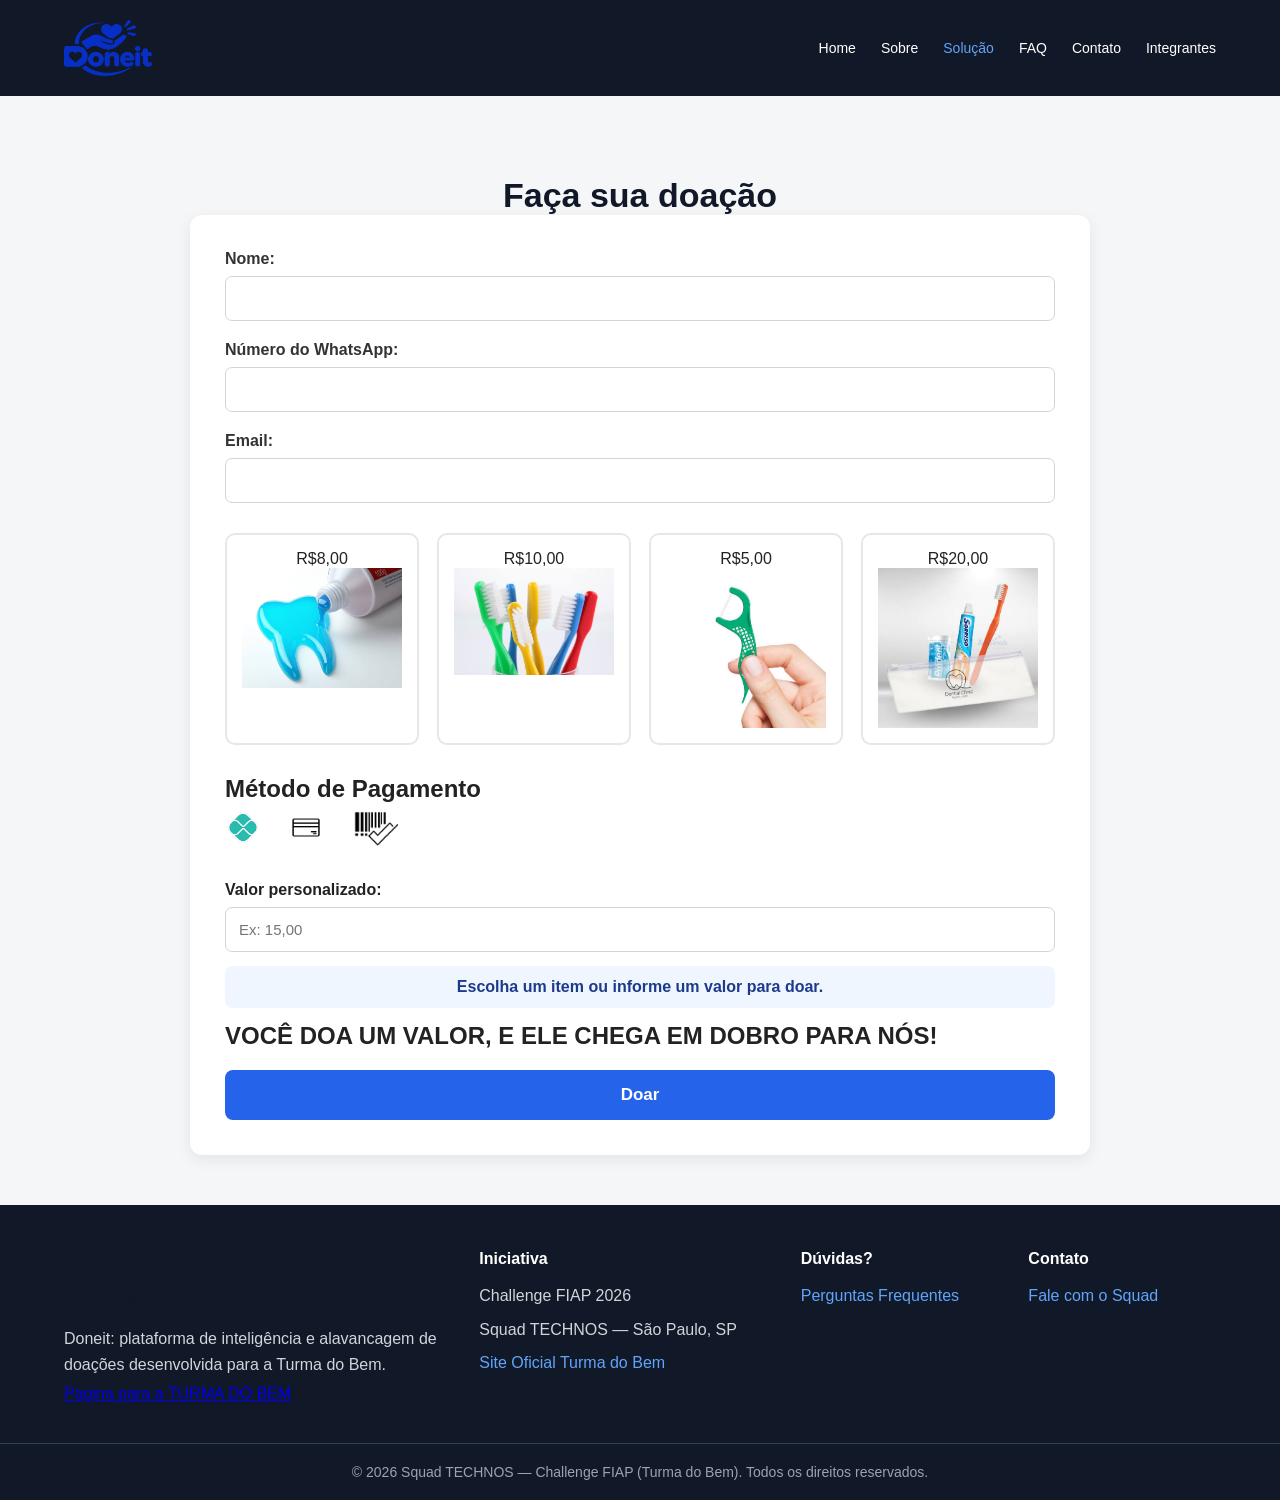
<file: paginas/solucao/doar.html>
<!doctype html>

<html lang="pt-BR">

<head>
    <meta charset="UTF-8" />

    <meta name="viewport" content="width=device-width, initial-scale=1.0" />

    <title>Doneit</title>
    <link rel="icon" href="../../images/doneit_logo.png" type="image/jpeg">
    <link rel="stylesheet" href="../../css/doar.css">
    <link rel="stylesheet" href="../../css/responsivo.css">
    <link rel="stylesheet" href="../../css/nav.css">
</head>

<body>
    <header>
        <div class="nav-container">
            <div class="logo">
                <a href="../../index.html"><img src="../../images/doneit_logo_nav.png"
                        alt="Doneit - página inicial"></a>
            </div>
            <button class="menu-toggle" type="button" aria-label="Abrir menu" aria-expanded="false"
                aria-controls="menu-principal"><span></span><span></span><span></span></button>
            <nav class="nav-menu" id="menu-principal">
                <ul>
                    <li><a href="../../index.html">Home</a></li>
                    <li><a href="../sobre.html">Sobre</a></li>
                    <li><a href="../solucao/doar.html" class="active">Solução</a></li>
                    <li><a href="../faq.html">FAQ</a></li>
                    <li><a href="../contato.html">Contato</a></li>
                    <li><a href="../integrantes.html">Integrantes</a></li>
                </ul>
            </nav>
        </div>
    </header>

    <main>
        <section>

            <h1 class="titulo-pagina">Faça sua doação</h1>

            <form id="form-doar" action="" novalidate>

                <label for="nome">Nome:</label>
                <input type="text" id="nome" name="nome">

                <label for="whatsapp">Número do WhatsApp:</label>
                <input type="tel" id="whatsapp" name="whatsapp">

                <label for="email">Email:</label>
                <input type="email" id="email" name="email">

                <div class="itens-doacao">

                    <label class="item-doacao">
                        <input type="checkbox" name="itens" value="pasta-de-dente" data-valor="8">
                        <p>R$8,00</p>
                        <img src="../../images/itensdoacao/pastadente.jpg" alt="Pasta de dente">
                    </label>

                    <label class="item-doacao">
                        <input type="checkbox" name="itens" value="escova-de-dente" data-valor="10">
                        <p>R$10,00</p>
                        <img src="../../images/itensdoacao/escovadedente.jpg" alt="Escova de dente">
                    </label>

                    <label class="item-doacao">
                        <input type="checkbox" name="itens" value="fio-dental" data-valor="5">
                        <p>R$5,00</p>
                        <img src="../../images/itensdoacao/fiodental.jpg" alt="Fio dental">
                    </label>

                    <label class="item-doacao">
                        <input type="checkbox" name="itens" value="kit-higiene-bucal" data-valor="20">
                        <p>R$20,00</p>
                        <img src="../../images/itensdoacao/kithigienebucal.jpg" alt="Kit de higiene bucal">
                    </label>

                </div>

                <h2>Método de Pagamento</h2>
                <div class="formas-pagamento">

                    <label class="metodo-pagamento">
                        <input type="radio" name="pagamento" value="pix">
                        <img src="../../images/formas-pagamento/pix.jpg" alt="Pix">
                    </label>

                    <label class="metodo-pagamento">
                        <input type="radio" name="pagamento" value="cartao">
                        <img src="../../images/formas-pagamento/cartao.png" alt="Cartão">
                    </label>

                    <label class="metodo-pagamento">
                        <input type="radio" name="pagamento" value="boleto">
                        <img src="../../images/formas-pagamento/boleto.png" alt="Boleto">
                    </label>

                </div>
                <p>Valor personalizado: </p>
                <input type="number" id="valor-personalizado" min="1" step="0.01" placeholder="Ex: 15,00">

                <p id="resumo-doacao" class="resumo-doacao" aria-live="polite">Escolha um item ou informe um valor para
                    doar.</p>

                <h2>VOCÊ DOA UM VALOR, E ELE CHEGA EM DOBRO PARA NÓS!</h2>
                <button type="submit">Doar</button>
            </form>
        </section>
    </main>

    <footer>

        <div class="container footer-grid">
            <div class="footer-col">
                <h3 class="footer-logo">TECHNOS</h3>
                <p class="footer-text">
                    Doneit: plataforma de inteligência e alavancagem de doações desenvolvida para a Turma do
                    Bem.
                </p>
                <a href="doadores.html">Pagina para a TURMA DO BEM</a>
            </div>

            <div class="footer-col">
                <h4 class="footer-heading">Iniciativa</h4>
                <p class="footer-text">Challenge FIAP 2026</p>
                <p class="footer-text">Squad TECHNOS — São Paulo, SP</p>
                <p class="footer-text"><a href="https://turmadobem.org.br/" target="_blank"
                        rel="noopener noreferrer">Site
                        Oficial Turma do Bem</a></p>
            </div>

            <div class="footer-col">
                <h4 class="footer-heading">Dúvidas?</h4>
                <p class="footer-text"><a href="../faq.html">Perguntas Frequentes</a></p>
            </div>

            <div class="footer-col">
                <h4 class="footer-heading">Contato</h4>
                <p class="footer-text"><a href="../contato.html">Fale com o Squad</a></p>
            </div>

        </div>

        <div class="footer-bottom">
            <div class="container">
                <p>&copy; 2026 Squad TECHNOS — Challenge FIAP (Turma do Bem). Todos os direitos reservados.</p>
            </div>
        </div>

    </footer>
    <script src="../../js/main.js"></script>
</body>
</file>
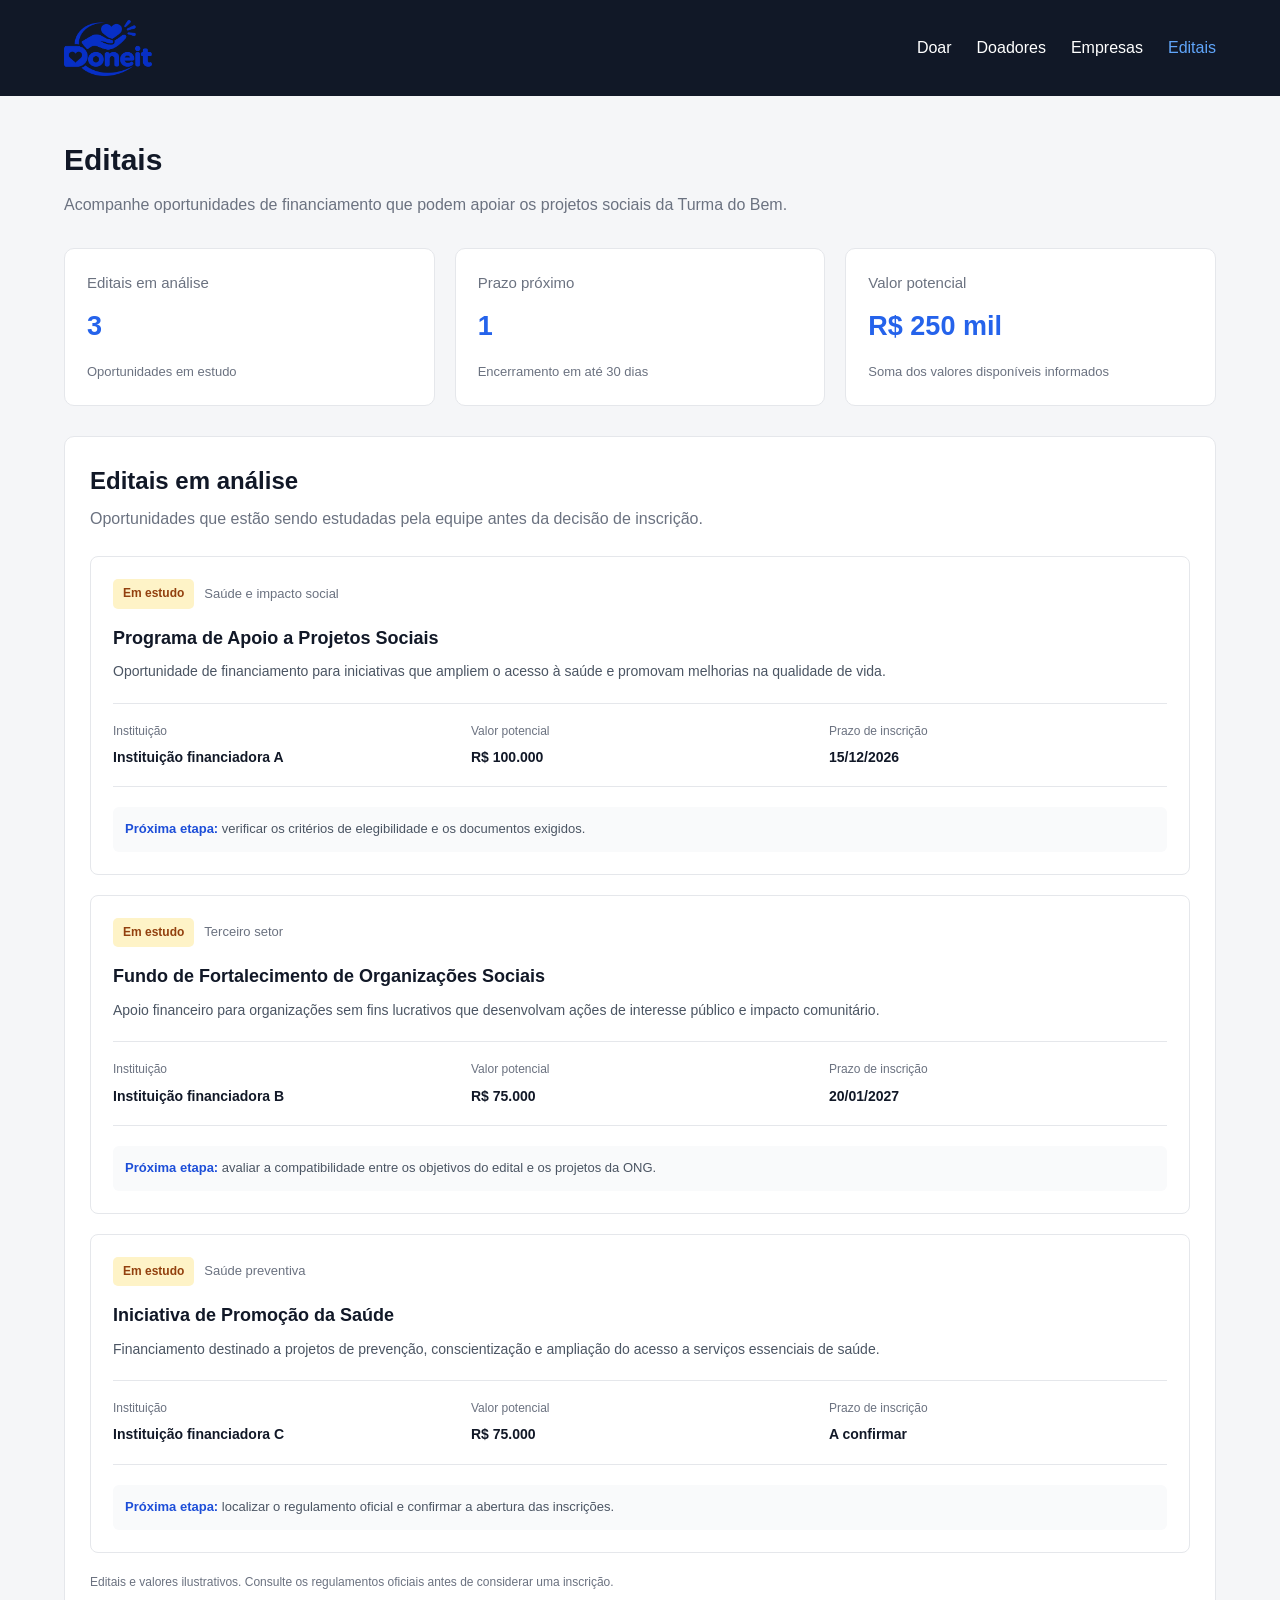
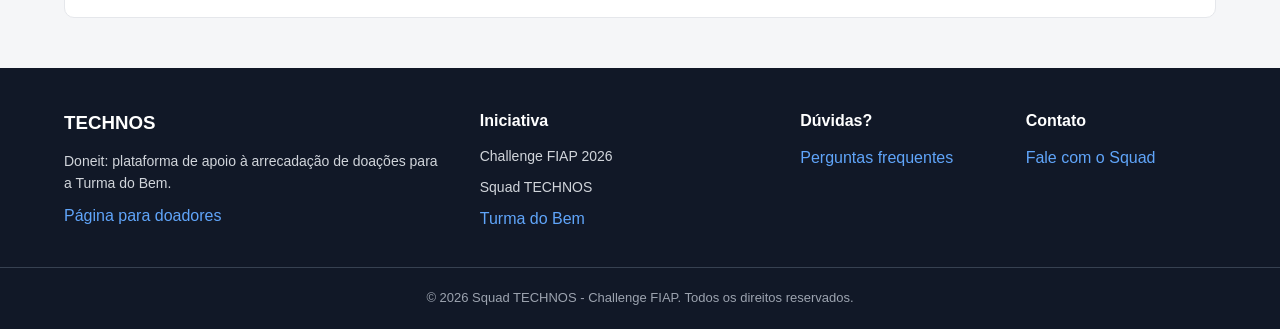
<file: paginas/solucao/edital.html>
<!DOCTYPE html>
<html lang="pt-BR">

<head>
    <meta charset="UTF-8">
    <meta name="viewport" content="width=device-width, initial-scale=1.0">
      <title>Doneit</title>
  <link rel="icon" href="../../images/doneit_logo.png" type="image/jpeg">
    <link rel="stylesheet" href="../../css/edital.css">
    <link rel="stylesheet" href="../../css/responsivo.css">
    <link rel="stylesheet" href="../../css/nav.css">
</head>

<body>

    <header>
        <div class="container header-container">
                          <div class="logo">
                <a href="../../index.html"><img src="../../images/doneit_logo_nav.png" alt="Doneit - página inicial"></a>
            </div>

            <button class="menu-toggle" type="button" aria-label="Abrir menu" aria-expanded="false" aria-controls="menu-principal"><span></span><span></span><span></span></button>

            <nav class="nav-menu" id="menu-principal">
                <ul>
                    <li><a href="./doar.html">Doar</a></li>
                    <li><a href="./doadores.html">Doadores</a></li>
                    <li><a href="./empresas.html">Empresas</a></li>
                    <li><a href="./edital.html" class="active">Editais</a></li>
                </ul>
            </nav>
        </div>
    </header>

    <main class="container">

        <section class="introducao">
            <h1>Editais</h1>
            <p>
                Acompanhe oportunidades de financiamento que podem
                apoiar os projetos sociais da Turma do Bem.
            </p>
        </section>

        <section class="resumo">
            <article class="card-resumo">
                <h2>Editais em análise</h2>
                <p class="numero">3</p>
                <span>Oportunidades em estudo</span>
            </article>

            <article class="card-resumo">
                <h2>Prazo próximo</h2>
                <p class="numero">1</p>
                <span>Encerramento em até 30 dias</span>
            </article>

            <article class="card-resumo">
                <h2>Valor potencial</h2>
                <p class="numero">R$ 250 mil</p>
                <span>Soma dos valores disponíveis informados</span>
            </article>
        </section>

        <section class="secao-editais">
            <h2>Editais em análise</h2>
            <p>
                Oportunidades que estão sendo estudadas pela equipe
                antes da decisão de inscrição.
            </p>

            <div class="lista-editais">

                <article class="edital-card">
                    <div class="edital-cabecalho">
                        <span class="status">Em estudo</span>
                        <span class="categoria">Saúde e impacto social</span>
                    </div>

                    <h3>Programa de Apoio a Projetos Sociais</h3>

                    <p>
                        Oportunidade de financiamento para iniciativas
                        que ampliem o acesso à saúde e promovam
                        melhorias na qualidade de vida.
                    </p>

                    <dl class="detalhes">
                        <div>
                            <dt>Instituição</dt>
                            <dd>Instituição financiadora A</dd>
                        </div>
                        <div>
                            <dt>Valor potencial</dt>
                            <dd>R$ 100.000</dd>
                        </div>
                        <div>
                            <dt>Prazo de inscrição</dt>
                            <dd>15/12/2026</dd>
                        </div>
                    </dl>

                    <p class="analise">
                        <span>Próxima etapa:</span>
                        verificar os critérios de elegibilidade e os
                        documentos exigidos.
                    </p>
                </article>

                <article class="edital-card">
                    <div class="edital-cabecalho">
                        <span class="status">Em estudo</span>
                        <span class="categoria">Terceiro setor</span>
                    </div>

                    <h3>Fundo de Fortalecimento de Organizações Sociais</h3>

                    <p>
                        Apoio financeiro para organizações sem fins
                        lucrativos que desenvolvam ações de interesse
                        público e impacto comunitário.
                    </p>

                    <dl class="detalhes">
                        <div>
                            <dt>Instituição</dt>
                            <dd>Instituição financiadora B</dd>
                        </div>
                        <div>
                            <dt>Valor potencial</dt>
                            <dd>R$ 75.000</dd>
                        </div>
                        <div>
                            <dt>Prazo de inscrição</dt>
                            <dd>20/01/2027</dd>
                        </div>
                    </dl>

                    <p class="analise">
                        <span>Próxima etapa:</span>
                        avaliar a compatibilidade entre os objetivos
                        do edital e os projetos da ONG.
                    </p>
                </article>

                <article class="edital-card">
                    <div class="edital-cabecalho">
                        <span class="status">Em estudo</span>
                        <span class="categoria">Saúde preventiva</span>
                    </div>

                    <h3>Iniciativa de Promoção da Saúde</h3>

                    <p>
                        Financiamento destinado a projetos de prevenção,
                        conscientização e ampliação do acesso a serviços
                        essenciais de saúde.
                    </p>

                    <dl class="detalhes">
                        <div>
                            <dt>Instituição</dt>
                            <dd>Instituição financiadora C</dd>
                        </div>
                        <div>
                            <dt>Valor potencial</dt>
                            <dd>R$ 75.000</dd>
                        </div>
                        <div>
                            <dt>Prazo de inscrição</dt>
                            <dd>A confirmar</dd>
                        </div>
                    </dl>

                    <p class="analise">
                        <span>Próxima etapa:</span>
                        localizar o regulamento oficial e confirmar
                        a abertura das inscrições.
                    </p>
                </article>

            </div>

            <p class="observacao">
                Editais e valores ilustrativos. Consulte os regulamentos
                oficiais antes de considerar uma inscrição.
            </p>
        </section>

    </main>

    <footer>
        <div class="container footer-grid">

            <div class="footer-col">
                <h3 class="footer-logo">TECHNOS</h3>
                <p class="footer-text">
                    Doneit: plataforma de apoio à arrecadação
                    de doações para a Turma do Bem.
                </p>
                <a href="./doar.html">Página para doadores</a>
            </div>

            <div class="footer-col">
                <h4 class="footer-heading">Iniciativa</h4>
                <p class="footer-text">Challenge FIAP 2026</p>
                <p class="footer-text">Squad TECHNOS</p>
                <a href="https://turmadobem.org.br/">Turma do Bem</a>
            </div>

            <div class="footer-col">
                <h4 class="footer-heading">Dúvidas?</h4>
                <a href="../faq.html">Perguntas frequentes</a>
            </div>

            <div class="footer-col">
                <h4 class="footer-heading">Contato</h4>
                <a href="../contato.html">Fale com o Squad</a>
            </div>

        </div>

        <div class="footer-bottom">
            <div class="container">
                <p>
                    &copy; 2026 Squad TECHNOS - Challenge FIAP.
                    Todos os direitos reservados.
                </p>
            </div>
        </div>
    </footer>

    <script src="../../js/main.js"></script>
</body>
</html>
</file>
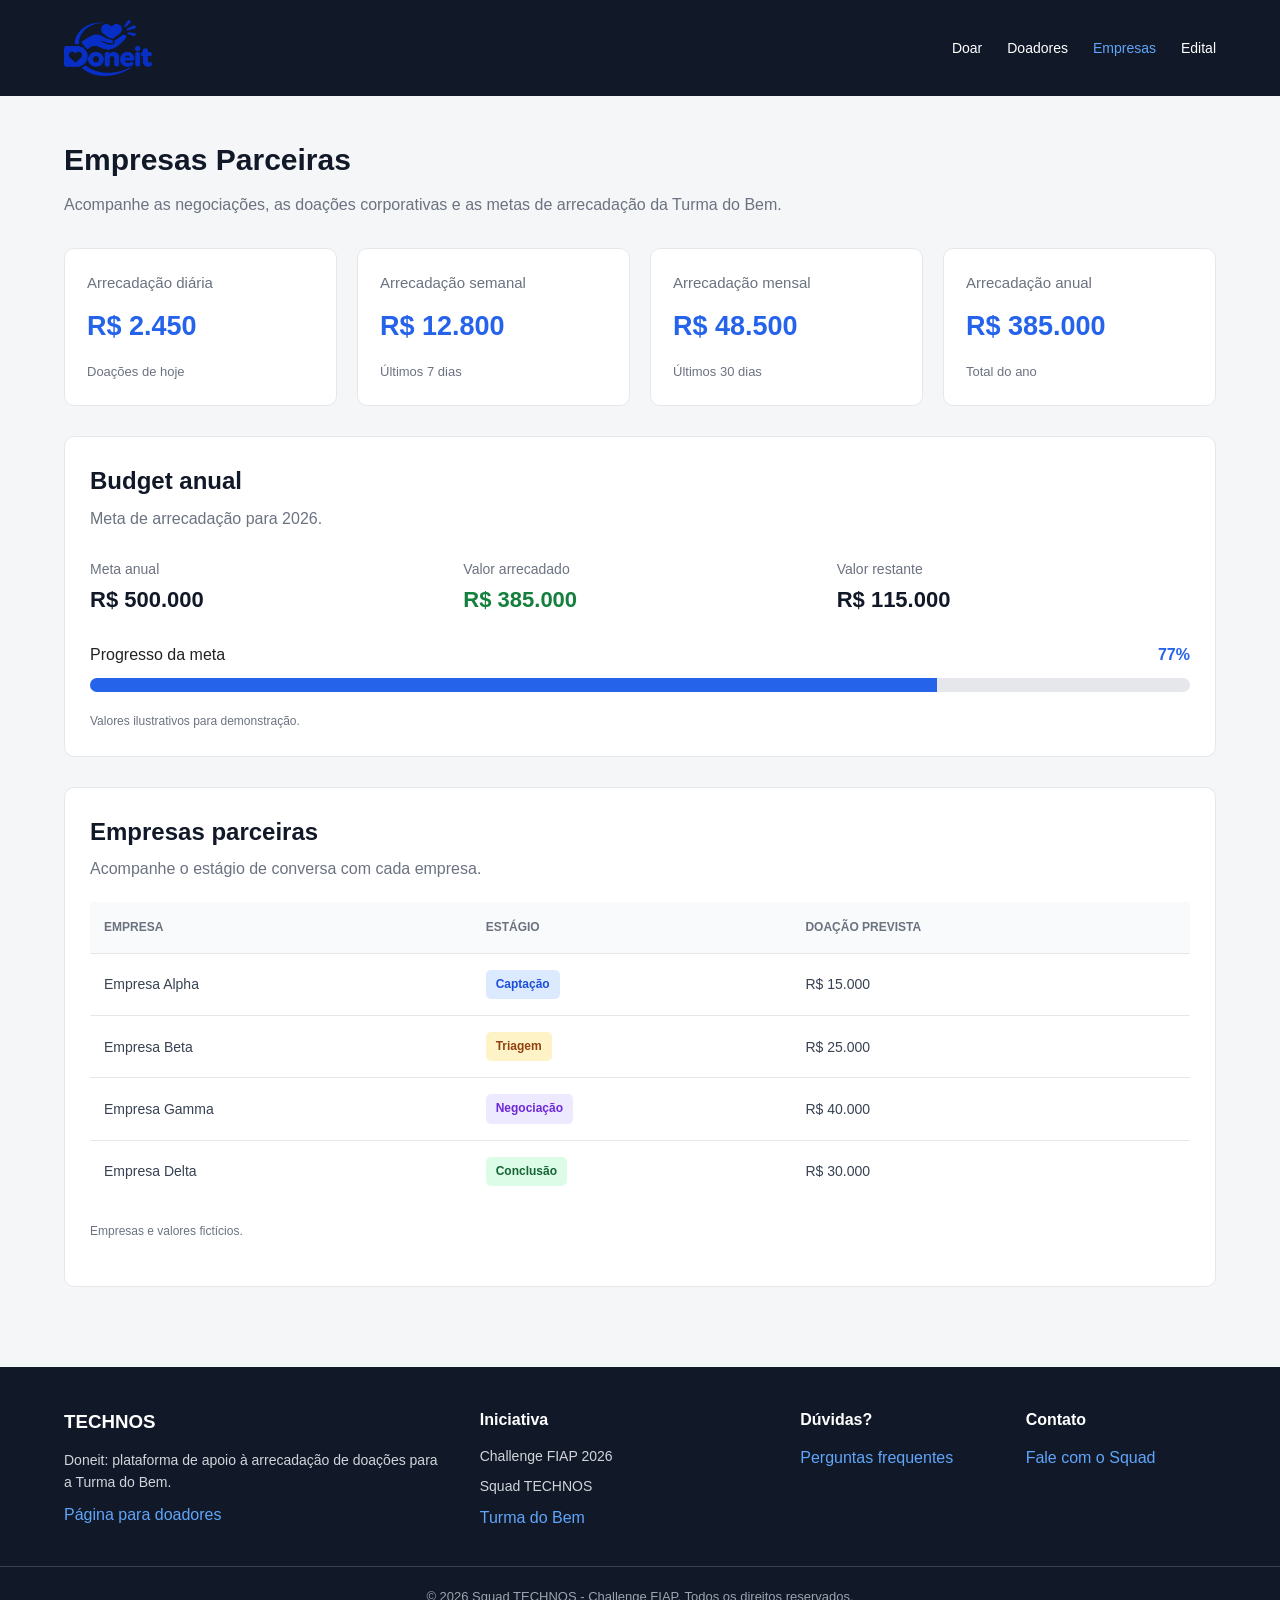
<file: paginas/solucao/empresas.html>
<!DOCTYPE html>
<html lang="pt-BR">

<head>
    <meta charset="UTF-8">
    <meta name="viewport" content="width=device-width, initial-scale=1.0">
    <title>Doneit</title>
    <link rel="icon" href="../../images/doneit_logo.png" type="image/jpeg">
    <link rel="stylesheet" href="../../css/empresas.css">
    <link rel="stylesheet" href="../../css/style.css">
    <link rel="stylesheet" href="../../css/responsivo.css">
    <link rel="stylesheet" href="../../css/nav.css">
</head>

<body>

    <header>
        <div class="container header-container">
            <div class="logo">
                <a href="../../index.html"><img src="../../images/doneit_logo_nav.png"
                        alt="Doneit - página inicial"></a>
            </div>

            <button class="menu-toggle" type="button" aria-label="Abrir menu" aria-expanded="false"
                aria-controls="menu-principal"><span></span><span></span><span></span></button>

            <nav class="nav-menu" id="menu-principal">
                <ul>
                    <li><a href="./doar.html">Doar</a></li>
                    <li><a href="./doadores.html">Doadores</a></li>
                    <li><a href="./empresas.html" class="active">Empresas</a></li>
                    <li><a href="./edital.html">Edital</a></li>
                </ul>
            </nav>
        </div>
    </header>

    <main class="container">

        <section class="introducao">
            <h1>Empresas Parceiras</h1>
            <p>
                Acompanhe as negociações, as doações corporativas e as
                metas de arrecadação da Turma do Bem.
            </p>
        </section>

        <section class="indicadores">

            <article class="card-indicador">
                <h2>Arrecadação diária</h2>
                <p class="numero">R$ 2.450</p>
                <span>Doações de hoje</span>
            </article>

            <article class="card-indicador">
                <h2>Arrecadação semanal</h2>
                <p class="numero">R$ 12.800</p>
                <span>Últimos 7 dias</span>
            </article>

            <article class="card-indicador">
                <h2>Arrecadação mensal</h2>
                <p class="numero">R$ 48.500</p>
                <span>Últimos 30 dias</span>
            </article>

            <article class="card-indicador">
                <h2>Arrecadação anual</h2>
                <p class="numero">R$ 385.000</p>
                <span>Total do ano</span>
            </article>

        </section>

        <section class="secao-budget">

            <h2>Budget anual</h2>
            <p>Meta de arrecadação para 2026.</p>

            <div class="budget-valores">

                <div class="budget-item">
                    <span>Meta anual</span>
                    <p>R$ 500.000</p>
                </div>

                <div class="budget-item">
                    <span>Valor arrecadado</span>
                    <p class="valor-arrecadado">R$ 385.000</p>
                </div>

                <div class="budget-item">
                    <span>Valor restante</span>
                    <p>R$ 115.000</p>
                </div>

            </div>

            <div class="progresso-cabecalho">
                <span>Progresso da meta</span>
                <p>77%</p>
            </div>

            <div class="progresso-container">
                <div class="progresso-barra"></div>
            </div>

            <p class="observacao">
                Valores ilustrativos para demonstração.
            </p>

        </section>

        <section class="secao-empresas">

            <h2>Empresas parceiras</h2>
            <p>Acompanhe o estágio de conversa com cada empresa.</p>

            <div class="tabela-container">

                <table>
                    <thead>
                        <tr>
                            <th>Empresa</th>
                            <th>Estágio</th>
                            <th>Doação prevista</th>
                        </tr>
                    </thead>

                    <tbody>
                        <tr>
                            <td>Empresa Alpha</td>
                            <td><span class="estagio captacao">Captação</span></td>
                            <td>R$ 15.000</td>
                        </tr>

                        <tr>
                            <td>Empresa Beta</td>
                            <td><span class="estagio triagem">Triagem</span></td>
                            <td>R$ 25.000</td>
                        </tr>

                        <tr>
                            <td>Empresa Gamma</td>
                            <td><span class="estagio negociacao">Negociação</span></td>
                            <td>R$ 40.000</td>
                        </tr>

                        <tr>
                            <td>Empresa Delta</td>
                            <td><span class="estagio conclusao">Conclusão</span></td>
                            <td>R$ 30.000</td>
                        </tr>
                    </tbody>
                </table>

            </div>

            <p class="observacao">
                Empresas e valores fictícios.
            </p>

        </section>

    </main>

    <footer>
        <div class="container footer-grid">

            <div class="footer-col">
                <h3 class="footer-logo">TECHNOS</h3>
                <p class="footer-text">
                    Doneit: plataforma de apoio à arrecadação
                    de doações para a Turma do Bem.
                </p>
                <a href="./doar.html">Página para doadores</a>
            </div>

            <div class="footer-col">
                <h4 class="footer-heading">Iniciativa</h4>
                <p class="footer-text">Challenge FIAP 2026</p>
                <p class="footer-text">Squad TECHNOS</p>
                <a href="https://turmadobem.org.br/">Turma do Bem</a>
            </div>

            <div class="footer-col">
                <h4 class="footer-heading">Dúvidas?</h4>
                <a href="../faq.html">Perguntas frequentes</a>
            </div>

            <div class="footer-col">
                <h4 class="footer-heading">Contato</h4>
                <a href="../contato.html">Fale com o Squad</a>
            </div>

        </div>

        <div class="footer-bottom">
            <div class="container">
                <p>
                    &copy; 2026 Squad TECHNOS - Challenge FIAP.
                    Todos os direitos reservados.
                </p>
            </div>
        </div>
    </footer>

    <script src="../../js/main.js"></script>
</body>

</html>
</file>
<file: css/style.css>
/* Configurações gerais */

* {
    margin: 0;
    padding: 0;
    box-sizing: border-box;
}

body {
    font-family: Arial, Helvetica, sans-serif;
    background-color: #f5f6f8;
    color: #222;
    line-height: 1.6;
}

.container {
    width: 90%;
    max-width: 75rem;
    margin: 0 auto;
}

/* Cabeçalho */

.header {
    background-color: #111827;
    padding: 1.25rem 0;
}

.header-container {
    display: flex;
    justify-content: space-between;
    align-items: center;
    gap: 1.5625rem;
}

.logo a {
    color: #fff;
    text-decoration: none;
    font-size: 1.5rem;
    font-weight: bold;
}

.nav-menu ul {
    display: flex;
    align-items: center;
    flex-wrap: wrap;
    gap: 1.5625rem;
    list-style: none;
}

.nav-menu a {
    color: #fff;
    text-decoration: none;
    font-size: 0.875rem;
}

.nav-menu a:hover,
.nav-menu a.active {
    color: #60a5fa;
}

/* Seção inicial */

.hero {
    background: linear-gradient(135deg, #111827, #1d4ed8);
    color: #fff;
    padding: 5.625rem 0;
}

.hero-container {
    text-align: center;
}

.badge-solucao {
    display: inline-block;
    color: #bfdbfe;
    background-color: rgba(255, 255, 255, 0.1);
    border: 0.0625rem solid rgba(255, 255, 255, 0.2);
    border-radius: 1.25rem;
    padding: 0.375rem 1rem;
    font-size: 0.8125rem;
    margin-bottom: 1.25rem;
}

.hero-title {
    max-width: 53.125rem;
    margin: 0 auto 1.25rem;
    font-size: 2.625rem;
    line-height: 1.2;
}

.hero-title span {
    color: #60a5fa;
}

.hero-description {
    max-width: 50rem;
    margin: 0 auto 1.75rem;
    color: #e5e7eb;
    font-size: 1rem;
}

.link-externo {
    color: #93c5fd;
    text-decoration: none;
}

.link-externo:hover {
    text-decoration: underline;
}

/* Botões */

.btn {
    display: inline-block;
    padding: 0.75rem 1.5rem;
    border-radius: 0.375rem;
    text-decoration: none;
    font-size: 0.875rem;
    font-weight: bold;
    transition: background-color 0.2s;
}

.btn-primary {
    background-color: #2563eb;
    color: #fff;
}

.btn-primary:hover {
    background-color: #1d4ed8;
}

.btn-secondary {
    background-color: #fff;
    color: #1d4ed8;
}

.btn-secondary:hover {
    background-color: #e5e7eb;
}

/* Seções gerais */

.section {
    padding: 3.75rem 0;
}

.section-title {
    color: #111827;
    font-size: 1.875rem;
    text-align: center;
    margin-bottom: 0.9375rem;
}

.section-subtitle {
    max-width: 56.25rem;
    margin: 0 auto 1.875rem;
    color: #6b7280;
    text-align: center;
    font-size: 0.9375rem;
}

/* Grades e cartões */

.grid-2,
.grid-3 {
    display: grid;
    gap: 1.5625rem;
}

.grid-2 {
    grid-template-columns: repeat(2, minmax(0, 1fr));
}

.grid-3 {
    grid-template-columns: repeat(3, minmax(0, 1fr));
}

.card {
    background-color: #fff;
    padding: 1.5625rem;
    border: 0.0625rem solid #e5e7eb;
    border-radius: 0.625rem;
}

.card h3 {
    color: #111827;
    font-size: 1.125rem;
    margin-bottom: 0.75rem;
}

.card p {
    color: #6b7280;
    font-size: 0.875rem;
}

.card-highlight {
    border-top: 0.25rem solid #2563eb;
}

/* Destaque final */

.destaque {
    background-color: #111827;
    color: #fff;
}

.destaque-container {
    text-align: center;
}

.destaque-container h2 {
    max-width: 50rem;
    margin: 0 auto 0.9375rem;
    font-size: 1.875rem;
}

.destaque-container p {
    max-width: 46.875rem;
    margin: 0 auto 1.5625rem;
    color: #d1d5db;
    font-size: 0.9375rem;
}

/* Rodapé */

footer {
    background-color: #111827;
    color: #fff;
    padding-top: 2.5rem;
}

.footer-grid {
    display: grid;
    grid-template-columns: 2fr 1.5fr 1fr 1fr;
    gap: 2.1875rem;
    padding-bottom: 2.1875rem;
}

.footer-logo,
.footer-heading {
    margin-bottom: 0.75rem;
}

.footer-text {
    color: #d1d5db;
    margin-bottom: 0.5rem;
    font-size: 0.875rem;
}

.footer-col a {
    color: #60a5fa;
    text-decoration: none;
}

.footer-col a:hover {
    text-decoration: underline;
}

.footer-bottom {
    border-top: 0.0625rem solid #374151;
    padding: 1.25rem 0;
    text-align: center;
}

.footer-bottom p {
    color: #9ca3af;
    font-size: 0.8125rem;
}

/* RESPONSIVIDADE - HOME */

@media (max-width: 991px) {
    .grid-3 {
        grid-template-columns: repeat(2, minmax(0, 1fr));
    }

    .footer-grid {
        grid-template-columns: repeat(2, minmax(0, 1fr));
    }

    .hero {
        padding: 4.375rem 0;
    }

    .hero-title {
        font-size: 2.125rem;
    }
}

@media (max-width: 767px) {
    .grid-2,
    .grid-3,
    .footer-grid {
        grid-template-columns: 1fr;
    }

    .hero {
        padding: 2.8125rem 0.9375rem;
    }

    .hero-title {
        font-size: 1.8125rem;
    }

    .hero-description {
        font-size: 0.875rem;
    }

    .section {
        padding: 2.5rem 0.9375rem;
    }

    .section-title,
    .destaque-container h2 {
        font-size: 1.5625rem;
    }

    .card {
        padding: 1.25rem;
    }
}
</file>
<file: css/responsivo.css>
/* ==========================================================
   TECHNOS - SPRINT 02 | Responsividade e componentes interativos
   Breakpoints: mobile até 30rem | tablet 48rem | desktop 62rem | telas grandes 81.25rem
   Carregado por TODAS as páginas, depois do CSS específico de cada uma.
   ========================================================== */

/* ---------- 1. Segurança contra vazamento lateral ---------- */
img,
video {
    max-width: 100%;
}

/* ---------- 2. Logo da navbar ---------- */
.logo img {
    display: block;
    height: 3.5rem;
    width: auto;
}

/* ---------- 3. Menu hambúrguer (escondido no desktop) ---------- */
.menu-toggle {
    display: none;
    background: none;
    border: 0;
    cursor: pointer;
    padding: 0.5rem;
}

.menu-toggle span {
    display: block;
    width: 1.625rem;
    height: 0.1875rem;
    margin: 0.3125rem 0;
    background-color: #fff;
    border-radius: 0.125rem;
    transition: transform 0.3s, opacity 0.3s;
}

.menu-toggle[aria-expanded="true"] span:nth-child(1) {
    transform: translateY(0.5rem) rotate(45deg);
}

.menu-toggle[aria-expanded="true"] span:nth-child(2) {
    opacity: 0;
}

.menu-toggle[aria-expanded="true"] span:nth-child(3) {
    transform: translateY(-0.5rem) rotate(-45deg);
}

/* ---------- 4. Validação de formulários ---------- */
.erro-msg {
    display: block;
    margin: 0.25rem 0 0.625rem;
    color: #dc2626;
    font-size: 0.8125rem;
}

form input.campo-invalido,
form textarea.campo-invalido {
    border: 0.125rem solid #dc2626;
}

form input.campo-valido,
form textarea.campo-valido {
    border: 0.125rem solid #16a34a;
}

.form-sucesso {
    margin-top: 0.875rem;
    padding: 0.75rem;
    border-radius: 0.5rem;
    background-color: #dcfce7;
    color: #166534;
    font-weight: bold;
}

/* ---------- 5. Acordeão do FAQ ---------- */
.js-ativo .faq-card h3 {
    display: flex;
    justify-content: space-between;
    align-items: center;
    gap: 0.75rem;
    cursor: pointer;
    margin-bottom: 0;
}

.js-ativo .faq-card h3::after {
    content: "+";
    font-size: 1.375rem;
    color: #2563eb;
}

.js-ativo .faq-card.aberto h3::after {
    content: "−";
}

.js-ativo .faq-card h3:focus-visible {
    outline: 0.125rem solid #2563eb;
    outline-offset: 0.25rem;
}

.js-ativo .faq-card p {
    display: none;
    margin-top: 0.625rem;
}

.js-ativo .faq-card.aberto p {
    display: block;
}

/* ---------- 6. Página de doação (interações da solução) ---------- */
.itens-doacao a {
    cursor: pointer;
}

.itens-doacao a.selecionado {
    outline: 0.1875rem solid #2563eb;
    background-color: #eff6ff;
}

.formas-pagamento button {
    cursor: pointer;
}

.formas-pagamento button.selecionado {
    outline: 0.1875rem solid #2563eb;
}

.resumo-doacao {
    margin: 0.875rem 0;
    padding: 0.75rem;
    border-radius: 0.5rem;
    background-color: #eff6ff;
    color: #1e3a8a;
    font-weight: bold;
    text-align: center;
}

.titulo-pagina {
    text-align: center;
    margin: 1.875rem auto 0;
    font-size: 1.875rem;
    color: #111827;
}

/* ---------- 7. Tablet e mobile (até 991px): header com menu recolhível ---------- */
@media (max-width: 991px) {
    .header-container,
    .nav-container {
        flex-direction: row;
        flex-wrap: wrap;
        justify-content: space-between;
        align-items: center;
    }

    .menu-toggle {
        display: block;
    }

    .nav-menu {
        display: none;
        width: 100%;
    }

    .nav-menu.aberto {
        display: block;
    }

    .nav-menu ul {
        flex-direction: column;
        align-items: stretch;
        gap: 0;
    }

    .nav-menu li a {
        display: block;
        padding: 0.875rem 0.5rem;
        font-size: 1rem;
        border-top: 0.0625rem solid rgba(255, 255, 255, 0.12);
    }
}

/* ---------- 7b. Doação em tablet/mobile: grade e pagamento adaptáveis ---------- */
@media (max-width: 991px) {
    .itens-doacao {
        grid-template-columns: repeat(2, minmax(0, 1fr));
    }
}

@media (max-width: 767px) {
    .itens-doacao a {
        min-width: 0;
    }

    .itens-doacao img {
        width: 100%;
        max-width: 7.5rem;
        height: auto;
    }

    .formas-pagamento {
        flex-wrap: wrap;
        justify-content: center;
    }
}

/* ---------- 8. Mobile pequeno (até 480px) ---------- */
@media (max-width: 480px) {
    .logo img {
        height: 2.75rem;
    }

    .titulo-pagina {
        font-size: 1.5rem;
    }

    form {
        padding: 1.125rem;
    }

    form input,
    form textarea {
        max-width: 100%;
    }
}

/* ---------- 9. Tablet (a partir de 768px) ---------- */
@media (min-width: 768px) {
    .titulo-pagina {
        font-size: 2.125rem;
    }
}

/* ---------- 10. Telas grandes (a partir de 1300px) ---------- */
@media (min-width: 1300px) {
    .container,
    .nav-container {
        max-width: 77.5rem;
    }
}
</file>
<file: css/contato.css>
/* Configurações gerais */

* {
    margin: 0;
    padding: 0;
    box-sizing: border-box;
}

body {
    font-family: Arial, Helvetica, sans-serif;
    background-color: #f5f6f8;
    color: #222;
    line-height: 1.6;
}

.container {
    width: 90%;
    max-width: 75rem;
    margin: 0 auto;
}

/* Cabeçalho */

.header {
    background-color: #111827;
    padding: 1.25rem 0;
}

.header-container {
    display: flex;
    justify-content: space-between;
    align-items: center;
    gap: 1.5625rem;
}

.logo a {
    color: #fff;
    text-decoration: none;
    font-size: 1.5rem;
    font-weight: bold;
}

.nav-menu ul {
    display: flex;
    align-items: center;
    flex-wrap: wrap;
    gap: 1.5625rem;
    list-style: none;
}

.nav-menu a {
    color: #fff;
    text-decoration: none;
    font-size: 0.875rem;
}

.nav-menu a:hover,
.nav-menu a.active {
    color: #60a5fa;
}

/* Formulário de contato */

form {
    width: 90%;
    max-width: 37.5rem;
    margin: 2.8125rem auto 3.125rem;
    padding: 1.875rem;
    background-color: #fff;
    border: 0.0625rem solid #e5e7eb;
    border-radius: 0.625rem;
}

form label {
    display: block;
    color: #111827;
    font-size: 0.875rem;
    font-weight: 600;
    margin-bottom: 0.375rem;
}

form input,
form textarea {
    display: block;
    width: 100%;
    padding: 0.75rem;
    margin-bottom: 1.25rem;
    border: 0.0625rem solid #d1d5db;
    border-radius: 0.375rem;
    background-color: #fff;
    color: #222;
    font-family: inherit;
    font-size: 0.875rem;
}

form textarea {
    min-height: 8.125rem;
    resize: vertical;
}

form input:focus,
form textarea:focus {
    outline: none;
    border-color: #2563eb;
}

form button {
    width: 100%;
    padding: 0.75rem 1.25rem;
    border: none;
    border-radius: 0.375rem;
    background-color: #2563eb;
    color: #fff;
    font-size: 0.875rem;
    font-weight: bold;
    cursor: pointer;
    transition: background-color 0.2s;
}

form button:hover {
    background-color: #1d4ed8;
}

/* Rodapé */

footer {
    background-color: #111827;
    color: #fff;
    padding-top: 2.5rem;
}

.footer-grid {
    display: grid;
    grid-template-columns: 2fr 1.5fr 1fr 1fr;
    gap: 2.1875rem;
    padding-bottom: 2.1875rem;
}

.footer-logo,
.footer-heading {
    margin-bottom: 0.75rem;
}

.footer-text {
    color: #d1d5db;
    margin-bottom: 0.5rem;
    font-size: 0.875rem;
}

.footer-col a {
    color: #60a5fa;
    text-decoration: none;
}

.footer-col a:hover {
    text-decoration: underline;
}

.footer-bottom {
    border-top: 0.0625rem solid #374151;
    padding: 1.25rem 0;
    text-align: center;
}

.footer-bottom p {
    color: #9ca3af;
    font-size: 0.8125rem;
}

/* RESPONSIVIDADE - PÁGINA CONTATO */

@media (max-width: 991px) {
    .footer-grid {
        grid-template-columns: repeat(2, minmax(0, 1fr));
    }
}

@media (max-width: 767px) {
    form {
        width: 95%;
        padding: 1.25rem;
        margin-top: 1.875rem;
    }

    form input,
    form textarea {
        font-size: 1rem;
    }

    .footer-grid {
        grid-template-columns: 1fr;
    }
}
</file>
<file: css/nav.css>
header {
    padding-top: 1.25rem;
    padding-bottom: 1.25rem;
}

.header-container,
.nav-container {
    min-height: 3.5rem;
}

/* ---------- Logo ---------- */
.logo img {
    display: block;
    height: 3.5rem;
    width: auto;
}

/* ---------- Botão hambúrguer (escondido no desktop) ---------- */
.menu-toggle {
    display: none;
    background: none;
    border: 0;
    cursor: pointer;
    padding: 0.5rem;
}

.menu-toggle span {
    display: block;
    width: 1.625rem;
    height: 0.1875rem;
    margin: 0.3125rem 0;
    background-color: #fff;
    border-radius: 0.125rem;
    transition: transform 0.3s, opacity 0.3s;
}

.menu-toggle[aria-expanded="true"] span:nth-child(1) {
    transform: translateY(0.5rem) rotate(45deg);
}

.menu-toggle[aria-expanded="true"] span:nth-child(2) {
    opacity: 0;
}

.menu-toggle[aria-expanded="true"] span:nth-child(3) {
    transform: translateY(-0.5rem) rotate(-45deg);
}

/* ---------- Tablet e mobile (até 991px): menu recolhível ---------- */
@media (max-width: 991px) {
    .header-container,
    .nav-container {
        flex-direction: row;
        flex-wrap: wrap;
        justify-content: space-between;
        align-items: center;
    }

    .menu-toggle {
        display: block;
    }

    .nav-menu {
        display: none;
        width: 100%;
    }

    .nav-menu.aberto {
        display: block;
    }

    .nav-menu ul {
        flex-direction: column;
        align-items: stretch;
        gap: 0;
    }

    .nav-menu li a {
        display: block;
        padding: 0.875rem 0.5rem;
        font-size: 1rem;
        border-top: 0.0625rem solid rgba(255, 255, 255, 0.12);
    }
}

/* ---------- Mobile pequeno (até 480px) ---------- */
@media (max-width: 480px) {
    .logo img {
        height: 2.75rem;
    }
}
</file>
<file: css/faq.css>
* {
    margin: 0;
    padding: 0;
    box-sizing: border-box;
}

body {
    font-family: Arial, Helvetica, sans-serif;
    background-color: #f5f6f8;
    color: #222;
    line-height: 1.6;
}

.container {
    width: 90%;
    max-width: 75rem;
    margin: 0 auto;
}

/* Cabeçalho */

.header {
    background-color: #111827;
    padding: 1.25rem 0;
}

.header-container {
    display: flex;
    justify-content: space-between;
    align-items: center;
    gap: 1.5625rem;
}

.logo a {
    color: #fff;
    text-decoration: none;
    font-size: 1.5rem;
    font-weight: bold;
}

.header-container ul {
    display: flex;
    align-items: center;
    flex-wrap: wrap;
    gap: 1.5625rem;
    list-style: none;
}

.header-container ul a {
    color: #fff;
    text-decoration: none;
    font-size: 0.875rem;
}

.header-container ul a:hover,
.header-container ul a.active {
    color: #60a5fa;
}

/* Introdução do FAQ */

main {
    padding-bottom: 3.125rem;
}

.faq-intro {
    padding: 2.8125rem 0 1.875rem;
    text-align: center;
}

.faq-label {
    color: #2563eb;
    font-size: 0.8125rem;
    font-weight: bold;
    letter-spacing: 0.0625rem;
    margin-bottom: 0.625rem;
}

.faq-intro h1 {
    color: #111827;
    font-size: 2rem;
    margin-bottom: 0.75rem;
}

.faq-subtitle {
    color: #6b7280;
    font-size: 1rem;
}

/* Perguntas frequentes */

.faq-section h2 {
    color: #111827;
    font-size: 1.5rem;
    border-left: 0.3125rem solid #2563eb;
    padding-left: 0.75rem;
    margin-bottom: 1.375rem;
}

.faq-card {
    background-color: #fff;
    border: 0.0625rem solid #e5e7eb;
    border-radius: 0.625rem;
    padding: 1.375rem;
    margin-bottom: 1rem;
}

.faq-card h3 {
    color: #111827;
    font-size: 1.0625rem;
    margin-bottom: 0.5rem;
}

.faq-card p {
    color: #6b7280;
    font-size: 0.875rem;
}

/* Rodapé */

footer {
    background-color: #111827;
    color: #fff;
    padding-top: 2.5rem;
}

.footer-grid {
    display: grid;
    grid-template-columns: 2fr 1.5fr 1fr;
    gap: 2.1875rem;
    padding-bottom: 2.1875rem;
}

.footer-logo,
.footer-heading {
    margin-bottom: 0.75rem;
}

.footer-text {
    color: #d1d5db;
    margin-bottom: 0.5rem;
    font-size: 0.875rem;
}

.footer-col a {
    color: #60a5fa;
    text-decoration: none;
}

.footer-col a:hover {
    text-decoration: underline;
}

.footer-bottom {
    border-top: 0.0625rem solid #374151;
    padding: 1.25rem 0;
    text-align: center;
}

.footer-bottom p {
    color: #9ca3af;
    font-size: 0.8125rem;
}

/* RESPONSIVIDADE - HOME */

@media (max-width: 991px) {
    .grid-3 {
        grid-template-columns: repeat(2, minmax(0, 1fr));
    }

    .footer-grid {
        grid-template-columns: repeat(2, minmax(0, 1fr));
    }

    .hero {
        padding: 4.375rem 0;
    }

    .hero-title {
        font-size: 2.125rem;
    }
}

@media (max-width: 767px) {
    .grid-2,
    .grid-3,
    .footer-grid {
        grid-template-columns: 1fr;
    }

    .hero {
        padding: 2.8125rem 0.9375rem;
    }

    .hero-title {
        font-size: 1.8125rem;
    }

    .hero-description {
        font-size: 0.875rem;
    }

    .section {
        padding: 2.5rem 0.9375rem;
    }

    .section-title,
    .destaque-container h2 {
        font-size: 1.5625rem;
    }

    .card {
        padding: 1.25rem;
    }
}
</file>
<file: css/integrantes.css>
/* Configurações gerais */

* {
    margin: 0;
    padding: 0;
    box-sizing: border-box;
}

body {
    font-family: Arial, Helvetica, sans-serif;
    background-color: #f5f6f8;
    color: #222;
    line-height: 1.6;
}

.container {
    width: 90%;
    max-width: 75rem;
    margin: 0 auto;
}

/* Cabeçalho */

.header {
    background-color: #111827;
    padding: 1.25rem 0;
}

.header-container {
    display: flex;
    justify-content: space-between;
    align-items: center;
    gap: 1.5625rem;
}

.logo a {
    color: #fff;
    text-decoration: none;
    font-size: 1.5rem;
    font-weight: bold;
}

.header-container ul {
    display: flex;
    align-items: center;
    flex-wrap: wrap;
    gap: 1.5625rem;
    list-style: none;
}

.header-container ul a {
    color: #fff;
    text-decoration: none;
    font-size: 0.875rem;
}

.header-container ul a:hover,
.header-container ul a.active {
    color: #60a5fa;
}

/* Conteúdo principal */

main {
    width: 90%;
    max-width: 75rem;
    margin: 0 auto;
    padding: 3.125rem 0;
}

.integrantes {
    display: grid;
    grid-template-columns: repeat(3, minmax(0, 1fr));
    gap: 1.5625rem;
}

/* Cartões dos integrantes */

.card-integrante {
    background-color: #fff;
    border: 0.0625rem solid #e5e7eb;
    border-radius: 0.625rem;
    padding: 1.5625rem;
    text-align: center;
}

.card-integrante > img {
    width: 9.375rem;
    height: 9.375rem;
    object-fit: cover;
    border-radius: 50%;
    margin-bottom: 0.9375rem;
}

.card-integrante h2 {
    color: #111827;
    font-size: 1.125rem;
    margin-bottom: 0.3125rem;
}

.card-integrante h3 {
    color: #2563eb;
    font-size: 0.875rem;
    font-weight: 600;
    margin-bottom: 0.3125rem;
}

.card-integrante p {
    color: #6b7280;
    font-size: 0.875rem;
}

/* Redes sociais */

.redes {
    display: flex;
    justify-content: center;
    align-items: center;
    gap: 0.9375rem;
    margin-top: 1.125rem;
}

.redes a {
    display: flex;
    align-items: center;
    justify-content: center;
}

.redes img {
    width: 1.75rem;
    height: 1.75rem;
    object-fit: contain;
    transition: transform 0.2s;
}

.redes img:hover {
    transform: scale(1.1);
}

/* Rodapé */

footer {
    background-color: #111827;
    color: #fff;
    padding-top: 2.5rem;
}

.footer-grid {
    display: grid;
    grid-template-columns: 2fr 1.5fr 1fr 1fr;
    gap: 2.1875rem;
    padding-bottom: 2.1875rem;
}

.footer-logo,
.footer-heading {
    margin-bottom: 0.75rem;
}

.footer-text {
    color: #d1d5db;
    margin-bottom: 0.5rem;
    font-size: 0.875rem;
}

.footer-col a {
    color: #60a5fa;
    text-decoration: none;
}

.footer-col a:hover {
    text-decoration: underline;
}

.footer-bottom {
    border-top: 0.0625rem solid #374151;
    padding: 1.25rem 0;
    text-align: center;
}

.footer-bottom p {
    color: #9ca3af;
    font-size: 0.8125rem;
}

/* RESPONSIVIDADE - INTEGRANTES */

@media (max-width: 991px) {
    .integrantes {
        grid-template-columns: repeat(2, minmax(0, 1fr));
    }

    .footer-grid {
        grid-template-columns: repeat(2, minmax(0, 1fr));
    }
}

@media (max-width: 767px) {
    main {
        padding-top: 1.875rem;
        padding-bottom: 2.1875rem;
    }

    .integrantes,
    .footer-grid {
        grid-template-columns: 1fr;
    }

    .card-integrante {
        padding: 1.25rem;
    }

    .card-integrante > img {
        width: 8.125rem;
        height: 8.125rem;
    }
}
</file>
<file: css/sobre.css>
/* Configurações gerais */

* {
    margin: 0;
    padding: 0;
    box-sizing: border-box;
}

body {
    font-family: Arial, Helvetica, sans-serif;
    background-color: #f5f6f8;
    color: #222;
    line-height: 1.6;
}

.container {
    width: 90%;
    max-width: 75rem;
    margin: 0 auto;
}

/* Cabeçalho */

header {
    background-color: #111827;
    padding: 1.25rem 5%;
}

.nav-container {
    max-width: 75rem;
    margin: 0 auto;
    display: flex;
    justify-content: space-between;
    align-items: center;
    gap: 1.5625rem;
}

.logo {
    color: #fff;
    text-decoration: none;
    font-size: 1.5rem;
    font-weight: bold;
    white-space: nowrap;
}

nav ul {
    display: flex;
    align-items: center;
    flex-wrap: wrap;
    gap: 1.5625rem;
    list-style: none;
}

nav a {
    color: #fff;
    text-decoration: none;
    font-size: 0.875rem;
}

nav a:hover,
nav a.active {
    color: #60a5fa;
}

/* Conteúdo principal */

main {
    width: 90%;
    max-width: 75rem;
    margin: 0 auto;
    padding: 2.5rem 0 3.125rem;
}

/* Introdução */

.sobre-hero {
    text-align: center;
    margin-bottom: 2.5rem;
}

.sobre-hero h1 {
    color: #111827;
    font-size: 2rem;
    margin-bottom: 0.75rem;
}

.sobre-hero p {
    max-width: 46.875rem;
    margin: 0 auto;
    color: #6b7280;
    font-size: 1rem;
}

/* Bloco do diagnóstico */

.bloco-conteudo {
    background-color: #fff;
    padding: 1.875rem;
    border: 0.0625rem solid #e5e7eb;
    border-radius: 0.625rem;
    margin-bottom: 1.875rem;
}

.bloco-conteudo h2,
.solucao-destaque h2 {
    color: #111827;
    font-size: 1.5rem;
    border-left: 0.3125rem solid #2563eb;
    padding-left: 0.75rem;
    margin-bottom: 1.25rem;
}

.bloco-conteudo > p {
    color: #6b7280;
    margin-bottom: 1.25rem;
}

/* Cartões do diagnóstico */

.grid-artigos {
    display: grid;
    grid-template-columns: repeat(3, minmax(0, 1fr));
    gap: 1.25rem;
    margin-top: 1.5625rem;
}

.card-artigo {
    background-color: #f9fafb;
    padding: 1.375rem;
    border: 0.0625rem solid #e5e7eb;
    border-top: 0.1875rem solid #2563eb;
    border-radius: 0.5rem;
}

.card-artigo h3 {
    color: #111827;
    font-size: 1.0625rem;
    margin-bottom: 0.75rem;
}

.card-artigo p {
    color: #6b7280;
    font-size: 0.875rem;
    overflow-wrap: anywhere;
}

/* Seção da solução */

.solucao-destaque {
    background-color: #111827;
    color: #fff;
    padding: 1.875rem;
    border-radius: 0.625rem;
    margin-bottom: 1.875rem;
}

.solucao-destaque h2 {
    color: #fff;
    border-left-color: #60a5fa;
}

.solucao-destaque > p {
    color: #d1d5db;
    font-size: 0.9375rem;
    margin-bottom: 1.5625rem;
}

/* Cartões dos pilares */

.pilares-grid {
    display: grid;
    grid-template-columns: repeat(3, minmax(0, 1fr));
    gap: 1.25rem;
    margin-top: 1.5625rem;
}

.pilar-item {
    background-color: #1f2937;
    padding: 1.375rem;
    border: 0.0625rem solid #374151;
    border-radius: 0.5rem;
}

.pilar-item h3 {
    color: #93c5fd;
    font-size: 1.0625rem;
    margin-bottom: 0.75rem;
}

.pilar-item p {
    color: #e5e7eb;
    font-size: 0.875rem;
    overflow-wrap: anywhere;
}

/* Rodapé */

footer {
    background-color: #111827;
    color: #fff;
    padding-top: 2.5rem;
}

.footer-grid {
    display: grid;
    grid-template-columns: 2fr 1.5fr 1fr 1fr;
    gap: 2.1875rem;
    padding-bottom: 2.1875rem;
}

.footer-logo,
.footer-heading {
    margin-bottom: 0.75rem;
}

.footer-text {
    color: #d1d5db;
    margin-bottom: 0.5rem;
    font-size: 0.875rem;
}

.footer-col a {
    color: #60a5fa;
    text-decoration: none;
}

.footer-col a:hover {
    text-decoration: underline;
}

.footer-bottom {
    border-top: 0.0625rem solid #374151;
    padding: 1.25rem 0;
    text-align: center;
}

.footer-bottom p {
    color: #9ca3af;
    font-size: 0.8125rem;
}

/* RESPONSIVIDADE - SOBRE */

@media (max-width: 991px) {
    .grid-artigos,
    .pilares-grid {
        grid-template-columns: repeat(2, minmax(0, 1fr));
    }

    .footer-grid {
        grid-template-columns: repeat(2, minmax(0, 1fr));
    }
}

@media (max-width: 767px) {
    main {
        padding-top: 1.875rem;
        padding-bottom: 2.1875rem;
    }

    .sobre-hero {
        margin-bottom: 1.5625rem;
    }

    .sobre-hero h1 {
        font-size: 1.625rem;
    }

    .sobre-hero p {
        font-size: 0.875rem;
    }

    .bloco-conteudo,
    .solucao-destaque {
        padding: 1.25rem;
    }

    .bloco-conteudo h2,
    .solucao-destaque h2 {
        font-size: 1.3125rem;
    }

    .grid-artigos,
    .pilares-grid,
    .footer-grid {
        grid-template-columns: 1fr;
    }
}
</file>
<file: css/doadores.css>
* {
    margin: 0;
    padding: 0;
    box-sizing: border-box;
}

body {
    font-family: Arial, Helvetica, sans-serif;
    background-color: #f5f6f8;
    color: #222;
    line-height: 1.6;
}

.container {
    width: 90%;
    max-width: 75rem;
    margin: 0 auto;
}

/* HEADER */

header {
    background-color: #111827;
    padding: 1.25rem 0;
}

.header-container {
    display: flex;
    justify-content: space-between;
    align-items: center;
}

.logo a {
    color: white;
    text-decoration: none;
    font-size: 1.5rem;
    font-weight: bold;
}

.nav-menu ul {
    display: flex;
    list-style: none;
    gap: 1.5625rem;
}

.nav-menu a {
    color: white;
    text-decoration: none;
}

.nav-menu a:hover,
.nav-menu a.active {
    color: #60a5fa;
}

/* INTRODUÇÃO */

main {
    padding-top: 2.5rem;
    padding-bottom: 3.125rem;
}

.introducao {
    margin-bottom: 1.875rem;
}

.introducao h1 {
    font-size: 1.875rem;
    color: #111827;
    margin-bottom: 0.5rem;
}

.introducao p,
.descricao {
    color: #6b7280;
}

/* INDICADORES */

.indicadores {
    display: grid;
    grid-template-columns: repeat(4, 1fr);
    gap: 1.25rem;
    margin-bottom: 1.875rem;
}

.card {
    background-color: white;
    padding: 1.375rem;
    border: 0.0625rem solid #e5e7eb;
    border-radius: 0.625rem;
}

.card h2 {
    font-size: 1rem;
    color: #6b7280;
    font-weight: normal;
}

.numero {
    font-size: 2rem;
    font-weight: bold;
    color: #2563eb;
    margin: 0.5rem 0;
}

.card span {
    font-size: 0.8125rem;
    color: #6b7280;
}

/* GRÁFICO DE DOADORES */

.secao-grafico {
    background-color: white;
    padding: 1.5625rem;
    border: 0.0625rem solid #e5e7eb;
    border-radius: 0.625rem;
    margin-bottom: 1.875rem;
}

.grafico {
    display: flex;
    flex-direction: column;
    gap: 1.5625rem;
    width: 100%;
    margin-top: 1.5625rem;
}

.linha-grafico {
    display: grid;
    grid-template-columns: 5rem minmax(0, 1fr) 3.75rem;
    align-items: center;
    gap: 0.9375rem;
}

.rotulo {
    font-weight: bold;
    font-size: 0.875rem;
}

.barra-container {
    width: 100%;
    height: 1.75rem;
    background-color: #e5e7eb;
    border-radius: 0.3125rem;
    overflow: hidden;
}

.barra {
    height: 100%;
    background-color: #3b82f6;
    border-radius: 0.3125rem;
    min-width: 0.5rem;
}

.diario {
    width: 10%;
}

.semanal {
    width: 25%;
}

.mensal {
    width: 55%;
}

.anual {
    width: 100%;
}

.valor {
    text-align: right;
    font-weight: bold;
    color: #374151;
}

.observacao {
    font-size: 0.75rem;
    color: #9ca3af;
    margin-top: 1.5625rem;
}

/* INFORMAÇÕES */

.informacoes {
    background-color: white;
    padding: 1.5625rem;
    border: 0.0625rem solid #e5e7eb;
    border-radius: 0.625rem;
}

.informacoes h2 {
    margin-bottom: 0.75rem;
    color: #111827;
}

.informacoes p {
    color: #4b5563;
    margin-bottom: 0.625rem;
}

/* FOOTER */

footer {
    background-color: #111827;
    color: white;
    padding-top: 2.5rem;
}

.footer-grid {
    display: grid;
    grid-template-columns: 2fr 1.5fr 1fr 1fr;
    gap: 2.1875rem;
    padding-bottom: 2.1875rem;
}

.footer-logo {
    margin-bottom: 0.75rem;
}

.footer-heading {
    margin-bottom: 0.75rem;
}

.footer-text {
    color: #d1d5db;
    margin-bottom: 0.5rem;
    font-size: 0.875rem;
}

.footer-col a {
    color: #60a5fa;
    text-decoration: none;
}

.footer-col a:hover {
    text-decoration: underline;
}

.footer-bottom {
    border-top: 0.0625rem solid #374151;
    padding: 1.25rem 0;
    text-align: center;
}

.footer-bottom p {
    color: #9ca3af;
    font-size: 0.8125rem;
}

/* RESPONSIVIDADE - ESTATISTICAS DOADORES */

@media (max-width: 991px) {
    .indicadores {
        grid-template-columns: repeat(2, minmax(0, 1fr));
    }

    .budget-valores {
        grid-template-columns: repeat(2, minmax(0, 1fr));
    }

    .footer-grid {
        grid-template-columns: repeat(2, minmax(0, 1fr));
    }
}

@media (max-width: 767px) {
    main {
        padding-top: 1.875rem;
        padding-bottom: 2.1875rem;
    }

    .introducao h1 {
        font-size: 1.5625rem;
    }

    .indicadores,
    .budget-valores,
    .footer-grid {
        grid-template-columns: 1fr;
    }

    .secao-budget,
    .secao-empresas {
        padding: 1.125rem;
    }

    .numero {
        font-size: 1.5rem;
    }

    .progresso-cabecalho {
        gap: 0.625rem;
        flex-wrap: wrap;
    }

    .tabela-container {
        overflow-x: auto;
    }

    table {
        min-width: 37.5rem;
    }
}
</file>
<file: css/doar.css>
* {
    margin: 0;
    padding: 0;
    box-sizing: border-box;
}

body {
    font-family: Arial, Helvetica, sans-serif;
    background-color: #f5f6f8;
    color: #222;
}



header {
    background-color: #111827;
    padding: 1.25rem 5%;
}

.nav-container {
    max-width: 75rem;
    margin: 0 auto;
    display: flex;
    justify-content: space-between;
    align-items: center;
    gap: 1.5625rem;
}

.logo {
    color: #fff;
    text-decoration: none;
    font-size: 1.5rem;
    font-weight: bold;
    white-space: nowrap;
}

nav ul {
    display: flex;
    align-items: center;
    flex-wrap: wrap;
    gap: 1.5625rem;
    list-style: none;
}

nav a {
    color: #fff;
    text-decoration: none;
    font-size: 0.875rem;
}

nav a:hover,
nav a.active {
    color: #60a5fa;
}


main {
    min-height: 43.75rem;
    padding: 3.125rem 1.25rem;
}

section {
    width: 100%;
    max-width: 56.25rem;
    margin: 0 auto;
}


form {
    background-color: #fff;
    padding: 2.1875rem;
    border-radius: 0.75rem;
    box-shadow: 0 0.25rem 0.9375rem rgba(0, 0, 0, 0.08);
}

form > label {
    display: block;
    margin-bottom: 0.5rem;
    margin-top: 1.25rem;
    font-weight: bold;
    color: #333;
}

form > label:first-child {
    margin-top: 0;
}

input[type="text"],
input[type="tel"],
input[type="email"],
input[type="number"] {
    width: 100%;
    padding: 0.8125rem;
    border: 0.0625rem solid #d1d5db;
    border-radius: 0.4375rem;
    font-size: 0.9375rem;
    outline: none;
}

input:focus {
    border-color: #2563eb;
}



.itens-doacao {
    display: grid;
    grid-template-columns: repeat(4, 1fr);
    gap: 1.125rem;
    margin-top: 1.875rem;
    margin-bottom: 1.875rem;
}

.itens-doacao label {
    display: flex;
    flex-direction: column;
    align-items: center;
    position: relative;
    cursor: pointer;
    text-decoration: none;
    color: #222;
    background-color: #fff;
    border: 0.125rem solid #e5e7eb;
    border-radius: 0.625rem;
    padding: 0.9375rem;
    transition: 0.2s;
}

.itens-doacao label:hover {
    border-color: #2563eb;
    transform: translateY(-0.125rem);
}

/* Checkbox escondido: o card inteiro é clicável */
.itens-doacao input {
    position: absolute;
    opacity: 0;
    pointer-events: none;
}

/* Item selecionado (dá para marcar vários) */
.itens-doacao label:has(input:checked) {
    border-color: #2563eb;
    background-color: #eff6ff;
    box-shadow: 0 0 0 0.125rem #2563eb;
}

/* Navegação por teclado (Tab + Espaço) */
.itens-doacao label:has(input:focus-visible) {
    outline: 0.1875rem solid #2563eb;
}
/* =========================
   PAGAMENTO
========================= */

h3 {
    margin-top: 2.1875rem;
    margin-bottom: 0.9375rem;
    color: #111827;
}

.formas-pagamento {
    display: flex;
    gap: 0.9375rem;
}

.formas-pagamento a {
    text-decoration: none;
}

.formas-pagamento button {
    width: 7.5rem;
    height: 4.0625rem;
    border: 0.125rem solid #e5e7eb;
    border-radius: 0.5rem;
    background-color: #fff;
    cursor: pointer;
}

.formas-pagamento button:hover {
    border-color: #2563eb;
}

.formas-pagamento img {
    max-width: 5rem;
    max-height: 2.8125rem;
}

.metodo-pagamento {
    border: 0.125rem solid transparent;
    border-radius: 0.625rem;
    cursor: pointer;
}

.metodo-pagamento:has(input:checked) {
    border: 0.125rem solid #3498db;
}

.metodo-pagamento input {
    display: none;
}
/* =========================
   VALOR PERSONALIZADO
========================= */

form > p {
    margin-top: 1.5625rem;
    margin-bottom: 0.5rem;
    font-weight: bold;
}

/* =========================
   MENSAGEM
========================= */

form h3:last-of-type {
    text-align: center;
    margin-top: 2.1875rem;
    padding: 1.25rem;
    background-color: #eff6ff;
    border-radius: 0.5rem;
    color: #1d4ed8;
}

/* =========================
   BOTÃO DOAR
========================= */

form > button[type="submit"] {
    display: block;
    width: 100%;
    margin-top: 1.25rem;
    padding: 0.9375rem;
    border: none;
    border-radius: 0.5rem;
    background-color: #2563eb;
    color: white;
    font-size: 1.0625rem;
    font-weight: bold;
    cursor: pointer;
}

form > button[type="submit"]:hover {
    background-color: #1d4ed8;
}

/* =========================
   FOOTER
========================= */

footer {
    background-color: #111827;
    color: #fff;
    padding-top: 2.8125rem;
}
.container {
    width: 90%;
    max-width: 75rem;
    margin: 0 auto;
}

.footer-grid {
    display: grid;
    grid-template-columns: 2fr 1.5fr 1fr 1fr;
    gap: 2.5rem;
    padding-bottom: 2.5rem;
}

.footer-logo {
    font-size: 1.375rem;
    margin-bottom: 0.9375rem;
}

.footer-heading {
    margin: 0 0 0.9375rem;
    color: #fff;
}

.footer-text {
    color: #d1d5db;
    line-height: 1.6;
    margin-bottom: 0.5rem;
}

.footer-text a {
    color: #60a5fa;
    text-decoration: none;
}

.footer-text a:hover {
    text-decoration: underline;
}

.footer-bottom {
    border-top: 0.0625rem solid #374151;
    padding: 1.25rem 0;
    text-align: center;
}

.footer-bottom p {
    color: #9ca3af;
    font-size: 0.875rem;
}

/* RESPONSIVIDADE - DOAÇÕES */

@media (max-width: 991px) {
    .indicadores {
        grid-template-columns: repeat(2, minmax(0, 1fr));
    }

    .footer-grid {
        grid-template-columns: repeat(2, minmax(0, 1fr));
    }
}

@media (max-width: 767px) {
    main {
        padding-top: 1.875rem;
        padding-bottom: 2.1875rem;
    }

    .indicadores,
    .footer-grid {
        grid-template-columns: 1fr;
    }

    .introducao h1 {
        font-size: 1.5625rem;
    }

    .secao-grafico,
    .informacoes {
        padding: 1.125rem;
    }

    .linha-grafico {
        grid-template-columns: 3.4375rem minmax(0, 1fr) 2.5rem;
        gap: 0.5rem;
    }

    .rotulo,
    .valor {
        font-size: 0.75rem;
    }

    .barra-container {
        height: 1.375rem;
    }
}
</file>
<file: css/edital.css>
* {
    margin: 0;
    padding: 0;
    box-sizing: border-box;
}

body {
    font-family: Arial, Helvetica, sans-serif;
    background-color: #f5f6f8;
    color: #222;
    line-height: 1.6;
}

.container {
    width: 90%;
    max-width: 75rem;
    margin: 0 auto;
}

/* Cabeçalho */

header {
    background-color: #111827;
    padding: 1.25rem 0;
}

.header-container {
    display: flex;
    justify-content: space-between;
    align-items: center;
}

.logo a {
    color: white;
    text-decoration: none;
    font-size: 1.5rem;
    font-weight: bold;
}

.nav-menu ul {
    display: flex;
    list-style: none;
    gap: 1.5625rem;
}

.nav-menu a {
    color: white;
    text-decoration: none;
}

.nav-menu a:hover,
.nav-menu a.active {
    color: #60a5fa;
}

/* Conteúdo */

main {
    padding-top: 2.5rem;
    padding-bottom: 3.125rem;
}

.introducao {
    margin-bottom: 1.875rem;
}

.introducao h1 {
    color: #111827;
    font-size: 1.875rem;
    margin-bottom: 0.5rem;
}

.introducao p {
    color: #6b7280;
    max-width: 46.875rem;
}

/* Resumo */

.resumo {
    display: grid;
    grid-template-columns: repeat(3, 1fr);
    gap: 1.25rem;
    margin-bottom: 1.875rem;
}

.card-resumo {
    background-color: white;
    padding: 1.375rem;
    border: 0.0625rem solid #e5e7eb;
    border-radius: 0.625rem;
}

.card-resumo h2 {
    color: #6b7280;
    font-size: 0.9375rem;
    font-weight: normal;
}

.numero {
    color: #2563eb;
    font-size: 1.6875rem;
    font-weight: bold;
    margin: 0.625rem 0;
}

.card-resumo span {
    color: #6b7280;
    font-size: 0.8125rem;
}

/* Lista de editais */

.secao-editais {
    background-color: white;
    padding: 1.5625rem;
    border: 0.0625rem solid #e5e7eb;
    border-radius: 0.625rem;
}

.secao-editais > h2 {
    color: #111827;
    margin-bottom: 0.3125rem;
}

.secao-editais > p {
    color: #6b7280;
}

.lista-editais {
    display: grid;
    gap: 1.25rem;
    margin-top: 1.5625rem;
}

.edital-card {
    padding: 1.375rem;
    border: 0.0625rem solid #e5e7eb;
    border-radius: 0.5rem;
}

.edital-cabecalho {
    display: flex;
    align-items: center;
    flex-wrap: wrap;
    gap: 0.625rem;
    margin-bottom: 0.9375rem;
}

.status {
    background-color: #fef3c7;
    color: #92400e;
    padding: 0.3125rem 0.625rem;
    border-radius: 0.3125rem;
    font-size: 0.75rem;
    font-weight: bold;
}

.categoria {
    color: #6b7280;
    font-size: 0.8125rem;
}

.edital-card h3 {
    color: #111827;
    font-size: 1.125rem;
    margin-bottom: 0.5rem;
}

.edital-card > p {
    color: #4b5563;
    font-size: 0.875rem;
}

/* Informações do edital */

.detalhes {
    display: grid;
    grid-template-columns: repeat(3, 1fr);
    gap: 1.25rem;
    margin: 1.25rem 0;
    padding: 1.125rem 0;
    border-top: 0.0625rem solid #e5e7eb;
    border-bottom: 0.0625rem solid #e5e7eb;
}

.detalhes dt {
    color: #6b7280;
    font-size: 0.75rem;
    margin-bottom: 0.3125rem;
}

.detalhes dd {
    color: #111827;
    font-size: 0.875rem;
    font-weight: bold;
}

.edital-card .analise {
    background-color: #f9fafb;
    padding: 0.75rem;
    border-radius: 0.375rem;
    font-size: 0.8125rem;
}

.analise span {
    color: #1d4ed8;
    font-weight: bold;
}

.observacao {
    margin-top: 1.25rem;
    font-size: 0.75rem;
    color: #9ca3af;
}

/* Rodapé */

footer {
    background-color: #111827;
    color: white;
    padding-top: 2.5rem;
}

.footer-grid {
    display: grid;
    grid-template-columns: 2fr 1.5fr 1fr 1fr;
    gap: 2.1875rem;
    padding-bottom: 2.1875rem;
}

.footer-logo,
.footer-heading {
    margin-bottom: 0.75rem;
}

.footer-text {
    color: #d1d5db;
    margin-bottom: 0.5rem;
    font-size: 0.875rem;
}

.footer-col a {
    color: #60a5fa;
    text-decoration: none;
}

.footer-col a:hover {
    text-decoration: underline;
}

.footer-bottom {
    border-top: 0.0625rem solid #374151;
    padding: 1.25rem 0;
    text-align: center;
}

.footer-bottom p {
    color: #9ca3af;
    font-size: 0.8125rem;
}

/* RESPONSIVIDADE - EDITAL */

@media (max-width: 991px) {
    .resumo {
        grid-template-columns: repeat(2, minmax(0, 1fr));
    }

    .detalhes {
        grid-template-columns: repeat(2, minmax(0, 1fr));
    }

    .footer-grid {
        grid-template-columns: repeat(2, minmax(0, 1fr));
    }
}

@media (max-width: 767px) {
    main {
        padding-top: 1.875rem;
        padding-bottom: 2.1875rem;
    }

    .resumo,
    .detalhes,
    .footer-grid {
        grid-template-columns: 1fr;
    }

    .introducao h1 {
        font-size: 1.5625rem;
    }

    .secao-editais {
        padding: 1.125rem;
    }

    .edital-card {
        padding: 1rem;
    }

    .edital-cabecalho {
        align-items: flex-start;
    }
}
</file>
<file: css/empresas.css>
* {
    margin: 0;
    padding: 0;
    box-sizing: border-box;
}

body {
    font-family: Arial, Helvetica, sans-serif;
    background-color: #f5f6f8;
    color: #222;
    line-height: 1.6;
}

.container {
    width: 90%;
    max-width: 75rem;
    margin: 0 auto;
}

/* Cabeçalho */

header {
    background-color: #111827;
    padding: 1.25rem 0;
}

.header-container {
    display: flex;
    justify-content: space-between;
    align-items: center;
}

.logo a {
    color: white;
    text-decoration: none;
    font-size: 1.5rem;
    font-weight: bold;
}

.nav-menu ul {
    display: flex;
    list-style: none;
    gap: 1.5625rem;
}

.nav-menu a {
    color: white;
    text-decoration: none;
}

.nav-menu a:hover,
.nav-menu a.active {
    color: #60a5fa;
}

/* Conteúdo */

main {
    padding-top: 2.5rem;
    padding-bottom: 3.125rem;
}

.introducao {
    margin-bottom: 1.875rem;
}

.introducao h1 {
    font-size: 1.875rem;
    color: #111827;
    margin-bottom: 0.5rem;
}

.introducao p,
.secao-budget > p,
.secao-empresas > p {
    color: #6b7280;
}

/* Indicadores */

.indicadores {
    display: grid;
    grid-template-columns: repeat(4, 1fr);
    gap: 1.25rem;
    margin-bottom: 1.875rem;
}

.card-indicador {
    background-color: white;
    padding: 1.375rem;
    border: 0.0625rem solid #e5e7eb;
    border-radius: 0.625rem;
}

.card-indicador h2 {
    font-size: 0.9375rem;
    color: #6b7280;
    font-weight: normal;
}

.numero {
    font-size: 1.6875rem;
    font-weight: bold;
    color: #2563eb;
    margin: 0.625rem 0;
}

.card-indicador span {
    font-size: 0.8125rem;
    color: #6b7280;
}

/* Budget anual */

.secao-budget,
.secao-empresas {
    background-color: white;
    padding: 1.5625rem;
    border: 0.0625rem solid #e5e7eb;
    border-radius: 0.625rem;
    margin-bottom: 1.875rem;
}

.secao-budget h2,
.secao-empresas h2 {
    color: #111827;
    margin-bottom: 0.3125rem;
}

.budget-valores {
    display: grid;
    grid-template-columns: repeat(3, 1fr);
    gap: 1.25rem;
    margin: 1.5625rem 0;
}

.budget-item span {
    color: #6b7280;
    font-size: 0.875rem;
}

.budget-item p {
    font-size: 1.375rem;
    font-weight: bold;
    color: #111827;
}

.budget-item .valor-arrecadado {
    color: #15803d;
}

.progresso-cabecalho {
    display: flex;
    justify-content: space-between;
    margin-bottom: 0.625rem;
}

.progresso-cabecalho p {
    color: #2563eb;
    font-weight: bold;
}

.progresso-container {
    width: 100%;
    height: 0.875rem;
    background-color: #e5e7eb;
    border-radius: 1.25rem;
    overflow: hidden;
}

.progresso-barra {
    width: 77%;
    height: 100%;
    background-color: #2563eb;
}

.observacao {
    font-size: 0.75rem;
    color: #9ca3af;
    margin-top: 1.25rem;
}

/* Tabela de empresas */

.secao-empresas > p {
    margin-bottom: 1.25rem;
}

.tabela-container {
    width: 100%;
    overflow-x: auto;
}

table {
    width: 100%;
    border-collapse: collapse;
    text-align: left;
}

thead {
    background-color: #f9fafb;
}

th,
td {
    padding: 1rem 0.875rem;
    border-bottom: 0.0625rem solid #e5e7eb;
}

th {
    color: #6b7280;
    font-size: 0.75rem;
    text-transform: uppercase;
}

td {
    font-size: 0.875rem;
    color: #374151;
}

tbody tr:hover {
    background-color: #f9fafb;
}

tbody tr:last-child td {
    border-bottom: none;
}

/* Estágios */

.estagio {
    display: inline-block;
    padding: 0.3125rem 0.625rem;
    border-radius: 0.3125rem;
    font-size: 0.75rem;
    font-weight: bold;
}

.captacao {
    background-color: #dbeafe;
    color: #1d4ed8;
}

.triagem {
    background-color: #fef3c7;
    color: #92400e;
}

.negociacao {
    background-color: #ede9fe;
    color: #6d28d9;
}

.conclusao {
    background-color: #dcfce7;
    color: #166534;
}

/* Rodapé */

footer {
    background-color: #111827;
    color: white;
    padding-top: 2.5rem;
}

.footer-grid {
    display: grid;
    grid-template-columns: 2fr 1.5fr 1fr 1fr;
    gap: 2.1875rem;
    padding-bottom: 2.1875rem;
}

.footer-logo,
.footer-heading {
    margin-bottom: 0.75rem;
}

.footer-text {
    color: #d1d5db;
    margin-bottom: 0.5rem;
    font-size: 0.875rem;
}

.footer-col a {
    color: #60a5fa;
    text-decoration: none;
}

.footer-col a:hover {
    text-decoration: underline;
}

.footer-bottom {
    border-top: 0.0625rem solid #374151;
    padding: 1.25rem 0;
    text-align: center;
}

.footer-bottom p {
    color: #9ca3af;
    font-size: 0.8125rem;
}

/* RESPONSIVIDADE - DASHBOARD EMPRESAS */

@media (max-width: 991px) {
    .indicadores {
        grid-template-columns: repeat(2, minmax(0, 1fr));
    }

    .budget-valores {
        grid-template-columns: repeat(2, minmax(0, 1fr));
    }

    .footer-grid {
        grid-template-columns: repeat(2, minmax(0, 1fr));
    }
}

@media (max-width: 767px) {
    main {
        padding-top: 1.875rem;
        padding-bottom: 2.1875rem;
    }

    .introducao h1 {
        font-size: 1.5625rem;
    }

    .indicadores,
    .budget-valores,
    .footer-grid {
        grid-template-columns: 1fr;
    }

    .secao-budget,
    .secao-empresas {
        padding: 1.125rem;
    }

    .numero {
        font-size: 1.5rem;
    }

    .progresso-cabecalho {
        gap: 0.625rem;
        flex-wrap: wrap;
    }

    .tabela-container {
        overflow-x: auto;
    }

    table {
        min-width: 37.5rem;
    }
}
</file>
